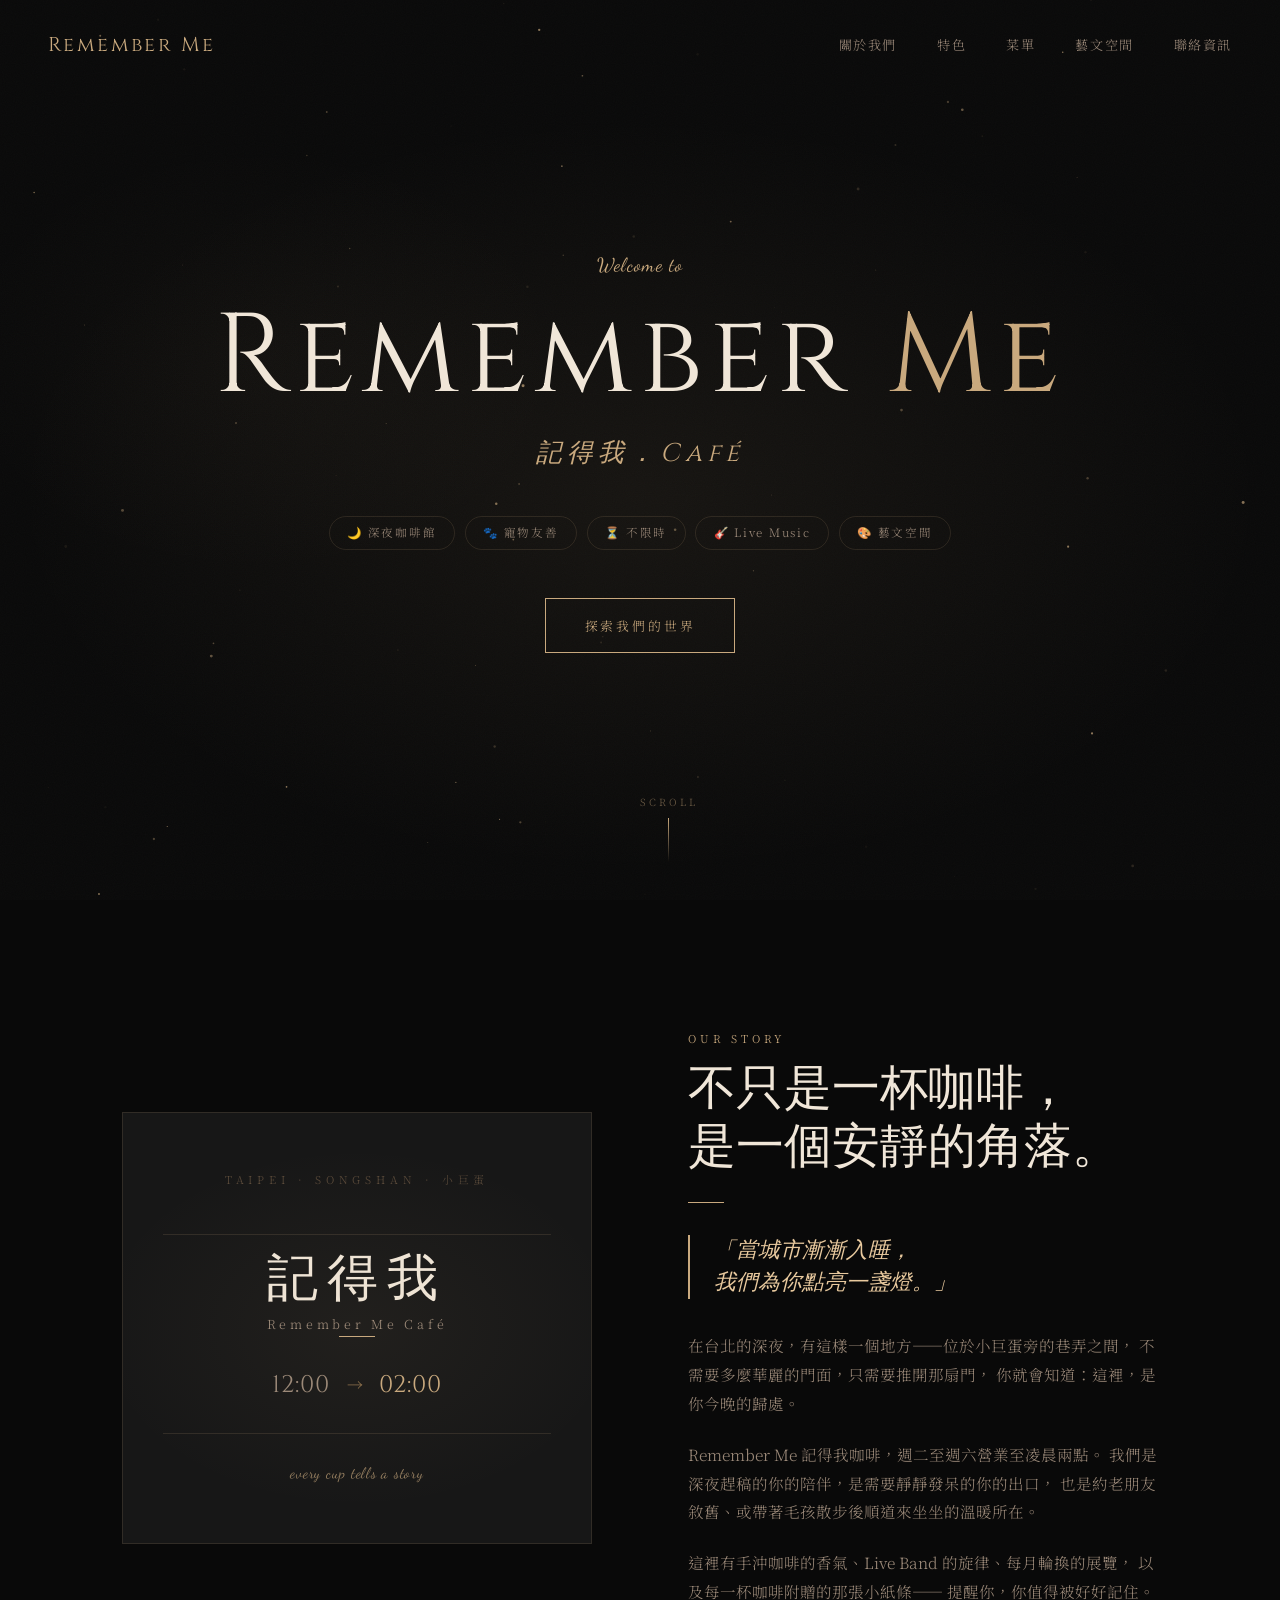
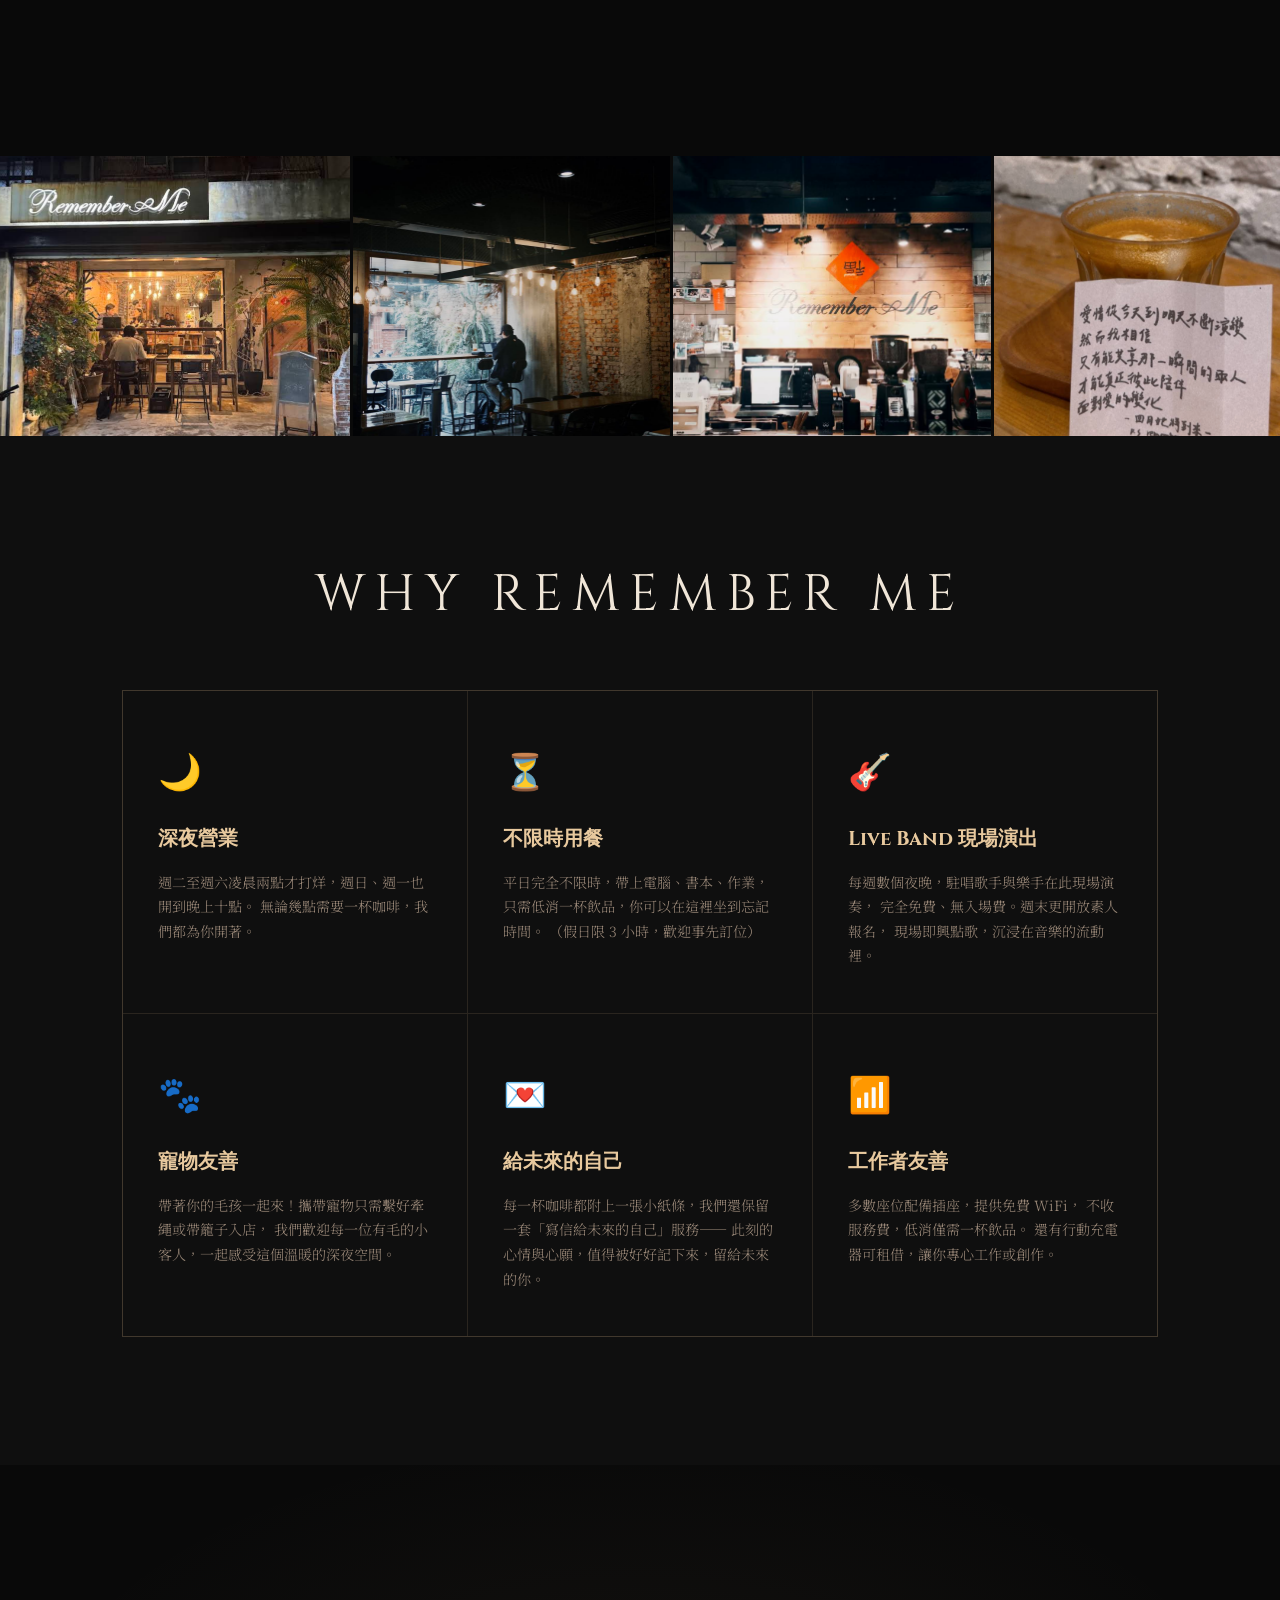
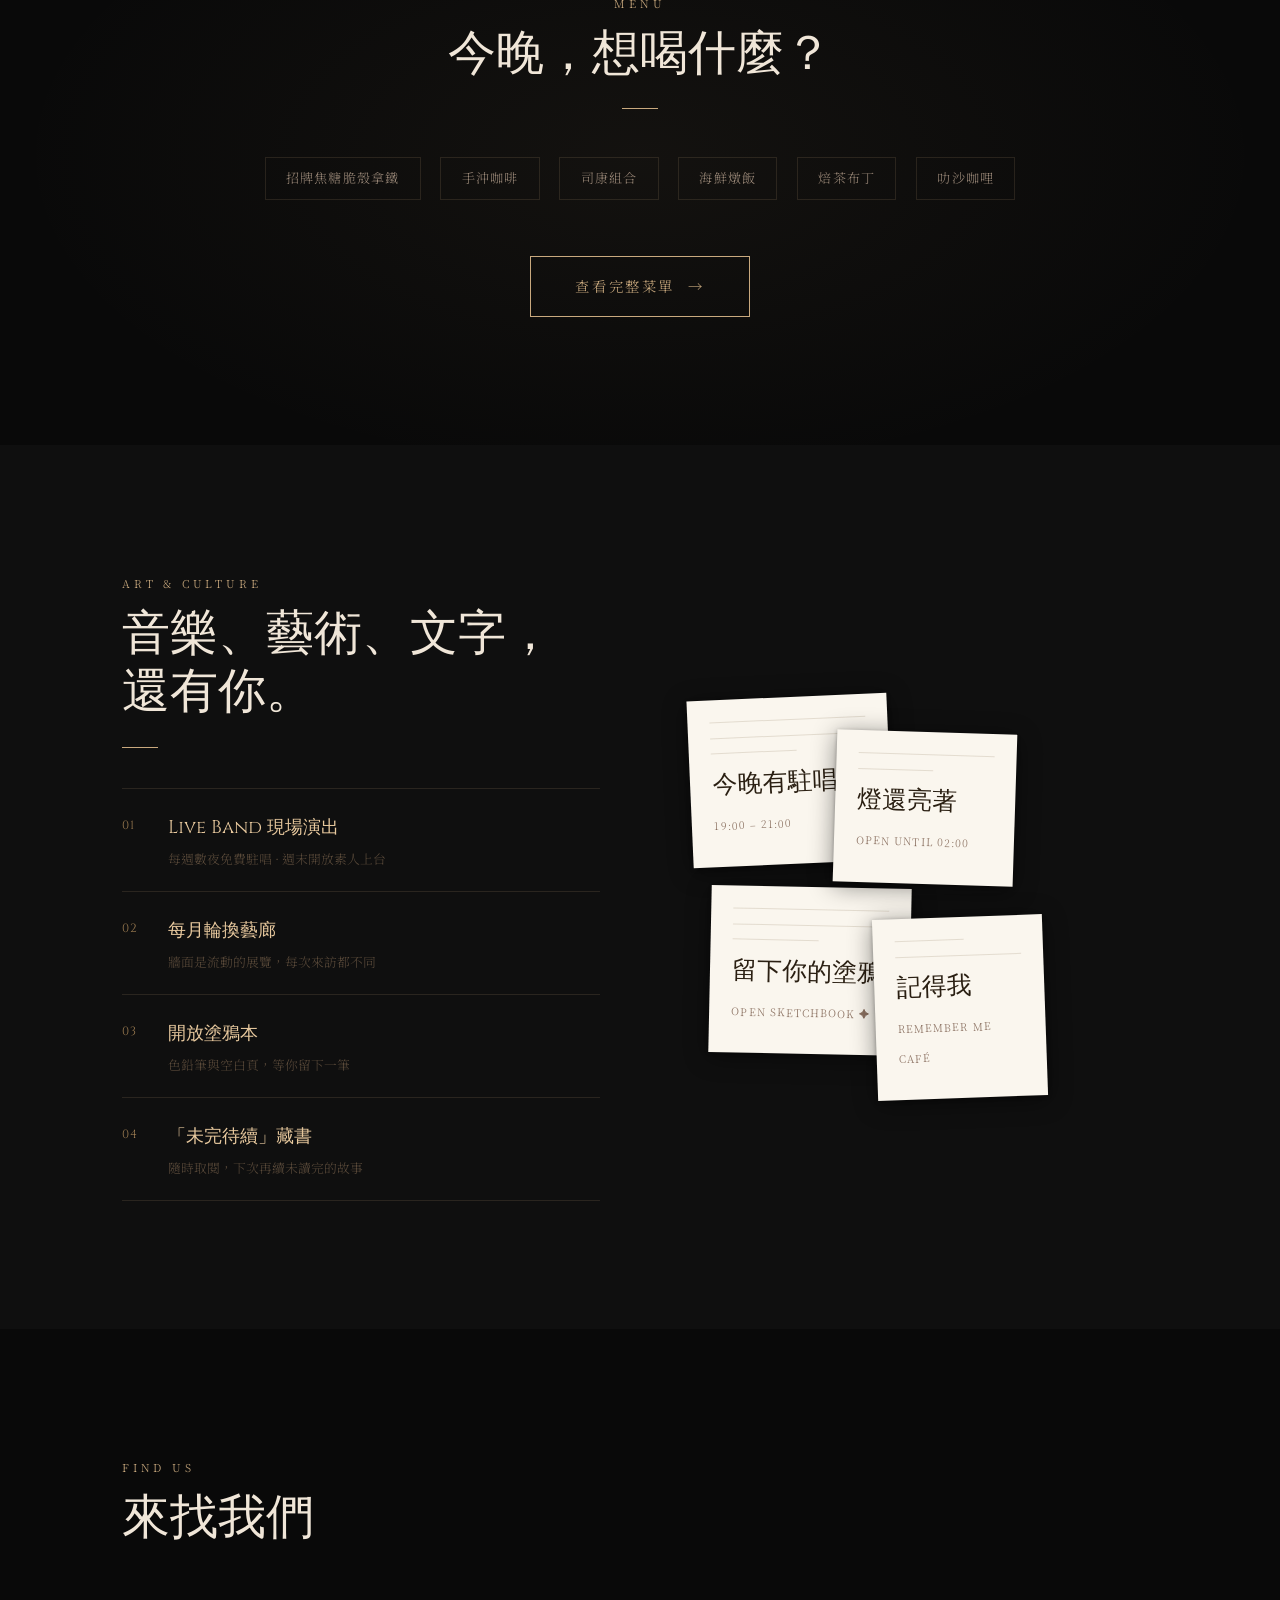
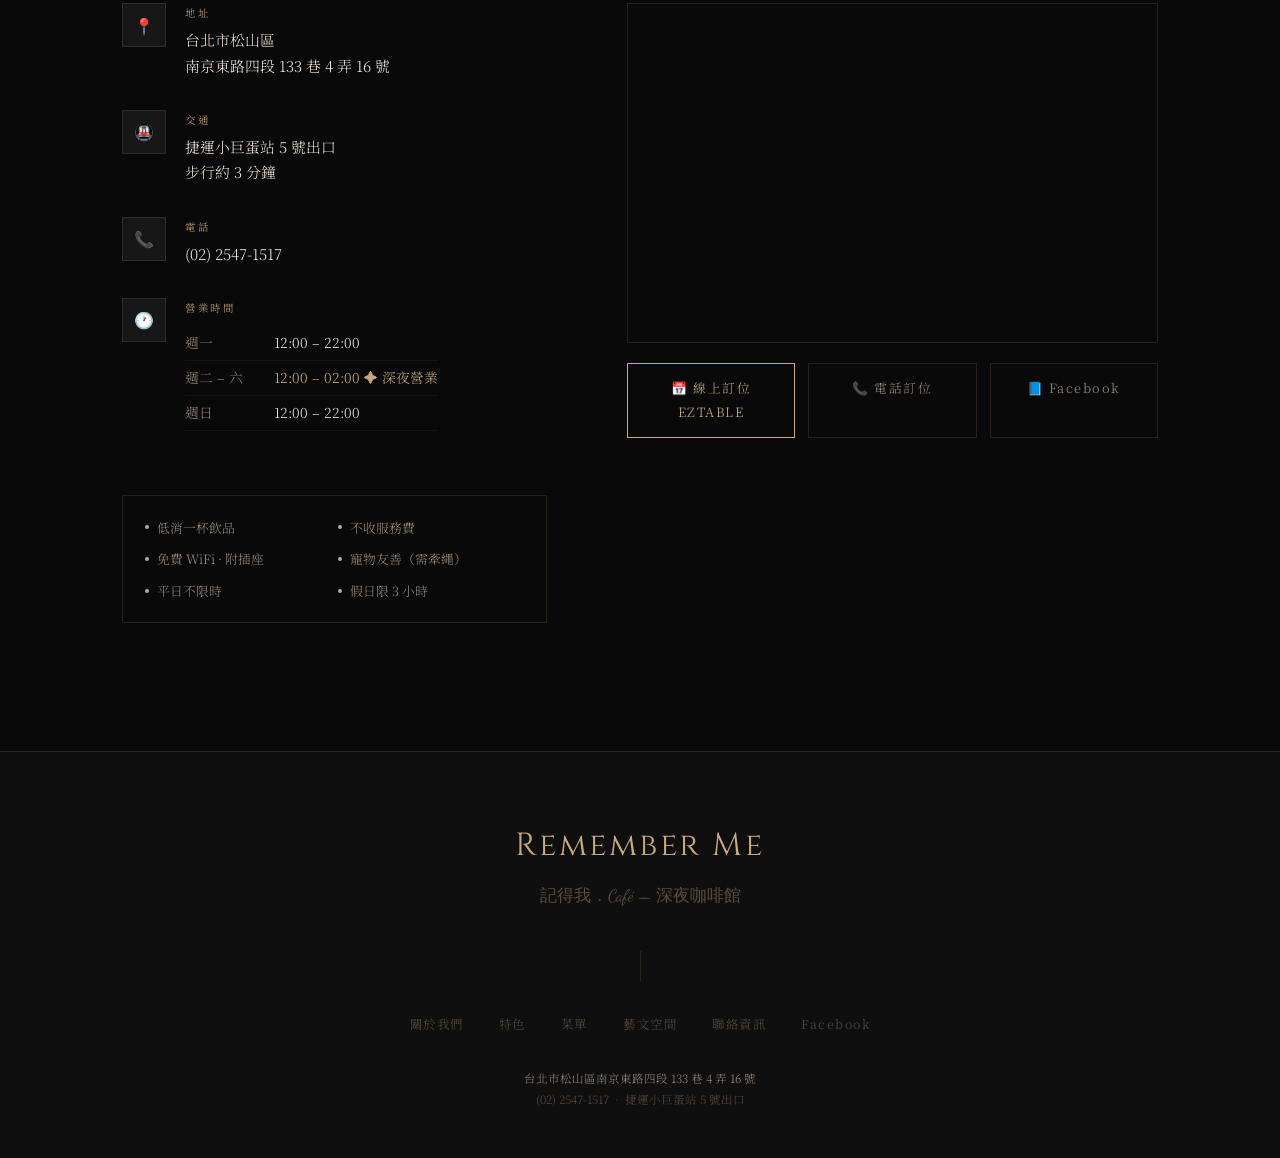
<file: index.html>
<!DOCTYPE html>
<html lang="zh-TW">
<head>
  <meta charset="UTF-8" />
  <meta name="viewport" content="width=device-width, initial-scale=1.0" />
  <meta name="description" content="Remember Me 記得我．Café — 台北深夜咖啡館，營業至凌晨兩點，寵物友善、不限時、現場駐唱。捷運小巨蛋站旁。" />
  <title>Remember Me 記得我．Café｜深夜咖啡館 · 台北松山</title>
  <link rel="stylesheet" href="style.css" />
</head>
<body>

<!-- ============================================================
     NAVIGATION
     ============================================================ -->
<nav id="navbar">
  <a href="#hero" class="nav-logo">Remember Me</a>

  <ul class="nav-links">
    <li><a href="#about">關於我們</a></li>
    <li><a href="#features">特色</a></li>
    <li><a href="#menu">菜單</a></li>
    <li><a href="#space">藝文空間</a></li>
    <li><a href="#contact">聯絡資訊</a></li>
  </ul>

  <button class="hamburger" id="hamburger" aria-label="開啟選單">
    <span></span><span></span><span></span>
  </button>
</nav>

<!-- Mobile menu -->
<div class="mobile-menu" id="mobile-menu">
  <a href="#about">關於我們</a>
  <a href="#features">特色</a>
  <a href="#menu">菜單</a>
  <a href="#space">藝文空間</a>
  <a href="#contact">聯絡資訊</a>
</div>


<!-- ============================================================
     HERO
     ============================================================ -->
<section id="hero">
  <div class="hero-bg"></div>
  <div class="hero-noise"></div>
  <canvas id="stars-canvas"></canvas>

  <div class="hero-content">
    <p class="hero-eyebrow">Welcome to</p>
    <h1 class="hero-title">Remember <span>Me</span></h1>
    <p class="hero-subtitle">記得我．Café</p>

    <div class="hero-tags">
      <span class="hero-tag">🌙 深夜咖啡館</span>
      <span class="hero-tag">🐾 寵物友善</span>
      <span class="hero-tag">⏳ 不限時</span>
      <span class="hero-tag">🎸 Live Music</span>
      <span class="hero-tag">🎨 藝文空間</span>
    </div>

    <a href="#about" class="hero-cta">探索我們的世界</a>
  </div>

  <div class="scroll-hint">
    <span>SCROLL</span>
    <div class="scroll-hint-line"></div>
  </div>
</section>


<!-- ============================================================
     ABOUT
     ============================================================ -->
<section id="about">
  <div class="container">
    <div class="about-grid">

      <!-- Typographic panel -->
      <div class="about-typo fade-up">
        <div class="at-city">Taipei · Songshan · 小巨蛋</div>
        <div class="at-rule"></div>
        <div class="at-name">記得我</div>
        <div class="at-sub-zh">Remember Me Café</div>
        <div class="at-rule-gold"></div>
        <div class="at-hours">
          <span class="at-time">12:00</span>
          <span class="at-arrow">→</span>
          <span class="at-time gold">02:00</span>
        </div>
        <div class="at-rule"></div>
        <p class="at-tagline script">every cup tells a story</p>
      </div>

      <!-- Text -->
      <div class="about-body fade-up">
        <span class="label">Our Story</span>
        <h2 class="section-title">不只是一杯咖啡，<br>是一個安靜的角落。</h2>
        <div class="divider"></div>

        <blockquote class="pull-quote">
          「當城市漸漸入睡，<br>我們為你點亮一盞燈。」
        </blockquote>

        <p>
          在台北的深夜，有這樣一個地方——位於小巨蛋旁的巷弄之間，
          不需要多麼華麗的門面，只需要推開那扇門，
          你就會知道：這裡，是你今晚的歸處。
        </p>
        <p>
          Remember Me 記得我咖啡，週二至週六營業至凌晨兩點。
          我們是深夜趕稿的你的陪伴，是需要靜靜發呆的你的出口，
          也是約老朋友敘舊、或帶著毛孩散步後順道來坐坐的溫暖所在。
        </p>
        <p>
          這裡有手沖咖啡的香氣、Live Band 的旋律、每月輪換的展覽，
          以及每一杯咖啡附贈的那張小紙條——
          提醒你，你值得被好好記住。
        </p>
      </div>

    </div>
  </div>
</section>


<!-- ============================================================
     GALLERY STRIP
     ============================================================ -->
<section style="padding: 0; overflow: hidden;">
  <div class="gallery-strip">
    <div class="gallery-img" style="background-image: url('Photos/new/atm-exterior.png'); background-position: center center;"></div>
    <div class="gallery-img" style="background-image: url('Photos/new/atm-interior-moody.png'); background-position: center center;"></div>
    <div class="gallery-img" style="background-image: url('Photos/new/atm-counter.png'); background-position: center 40%;"></div>
    <div class="gallery-img" style="background-image: url('Photos/new/atm-coffee-note.png'); background-position: center center;"></div>
  </div>
</section>


<!-- ============================================================
     FEATURES
     ============================================================ -->
<section id="features">
  <div class="container">
    <div class="features-header fade-up">
      <h2 class="section-title" style="font-size: clamp(2rem, 5vw, 3.2rem); letter-spacing: 0.18em; text-transform: uppercase;">Why Remember Me</h2>
    </div>

    <div class="features-grid">

      <div class="feature-card fade-up">
        <span class="feature-icon">🌙</span>
        <h3 class="feature-title">深夜營業</h3>
        <p class="feature-desc">
          週二至週六凌晨兩點才打烊，週日、週一也開到晚上十點。
          無論幾點需要一杯咖啡，我們都為你開著。
        </p>
      </div>

      <div class="feature-card fade-up">
        <span class="feature-icon">⏳</span>
        <h3 class="feature-title">不限時用餐</h3>
        <p class="feature-desc">
          平日完全不限時，帶上電腦、書本、作業，
          只需低消一杯飲品，你可以在這裡坐到忘記時間。
          （假日限 3 小時，歡迎事先訂位）
        </p>
      </div>

      <div class="feature-card fade-up">
        <span class="feature-icon">🎸</span>
        <h3 class="feature-title">Live Band 現場演出</h3>
        <p class="feature-desc">
          每週數個夜晚，駐唱歌手與樂手在此現場演奏，
          完全免費、無入場費。週末更開放素人報名，
          現場即興點歌，沉浸在音樂的流動裡。
        </p>
      </div>

      <div class="feature-card fade-up">
        <span class="feature-icon">🐾</span>
        <h3 class="feature-title">寵物友善</h3>
        <p class="feature-desc">
          帶著你的毛孩一起來！攜帶寵物只需繫好牽繩或帶籠子入店，
          我們歡迎每一位有毛的小客人，一起感受這個溫暖的深夜空間。
        </p>
      </div>

      <div class="feature-card fade-up">
        <span class="feature-icon">💌</span>
        <h3 class="feature-title">給未來的自己</h3>
        <p class="feature-desc">
          每一杯咖啡都附上一張小紙條，我們還保留一套「寫信給未來的自己」服務——
          此刻的心情與心願，值得被好好記下來，留給未來的你。
        </p>
      </div>

      <div class="feature-card fade-up">
        <span class="feature-icon">📶</span>
        <h3 class="feature-title">工作者友善</h3>
        <p class="feature-desc">
          多數座位配備插座，提供免費 WiFi，
          不收服務費，低消僅需一杯飲品。
          還有行動充電器可租借，讓你專心工作或創作。
        </p>
      </div>

    </div>
  </div>
</section>


<!-- ============================================================
     MENU CTA
     ============================================================ -->
<section id="menu" class="" style="padding:0;">
  <section id="menu-cta">
    <div class="container menu-cta-inner fade-up">
      <span class="label">Menu</span>
      <h2 class="section-title">今晚，想喝什麼？</h2>
      <div class="divider" style="margin: 1.5rem auto;"></div>
      <div class="menu-preview-grid">
        <span class="preview-chip">招牌焦糖脆殼拿鐵</span>
        <span class="preview-chip">手沖咖啡</span>
        <span class="preview-chip">司康組合</span>
        <span class="preview-chip">海鮮燉飯</span>
        <span class="preview-chip">焙茶布丁</span>
        <span class="preview-chip">叻沙咖哩</span>
      </div>
      <a href="menu.html" class="menu-cta-btn">查看完整菜單 &nbsp;→</a>
    </div>
  </section>
</section>


<!-- ============================================================
     ART SPACE
     ============================================================ -->
<section id="space">
  <div class="container">
    <div class="space-grid">

      <!-- Text side -->
      <div class="fade-up">
        <span class="label">Art &amp; Culture</span>
        <h2 class="section-title">音樂、藝術、文字，<br>還有你。</h2>
        <div class="divider"></div>

        <div class="space-pillars">

          <div class="pillar">
            <span class="pillar-num">01</span>
            <div class="pillar-body">
              <div class="pillar-title">Live Band 現場演出</div>
              <p class="pillar-sub">每週數夜免費駐唱 · 週末開放素人上台</p>
            </div>
          </div>

          <div class="pillar">
            <span class="pillar-num">02</span>
            <div class="pillar-body">
              <div class="pillar-title">每月輪換藝廊</div>
              <p class="pillar-sub">牆面是流動的展覽，每次來訪都不同</p>
            </div>
          </div>

          <div class="pillar">
            <span class="pillar-num">03</span>
            <div class="pillar-body">
              <div class="pillar-title">開放塗鴉本</div>
              <p class="pillar-sub">色鉛筆與空白頁，等你留下一筆</p>
            </div>
          </div>

          <div class="pillar">
            <span class="pillar-num">04</span>
            <div class="pillar-body">
              <div class="pillar-title">「未完待續」藏書</div>
              <p class="pillar-sub">隨時取閱，下次再續未讀完的故事</p>
            </div>
          </div>

        </div>
      </div>

      <!-- Notes visual -->
      <div class="space-notes fade-up">
        <div class="note note-1">
          <div class="note-line"></div>
          <div class="note-line"></div>
          <div class="note-line short"></div>
          <p class="note-text script">今晚有駐唱</p>
          <span class="note-time">19:00 – 21:00</span>
        </div>
        <div class="note note-2">
          <div class="note-line"></div>
          <div class="note-line short"></div>
          <p class="note-text script">燈還亮著</p>
          <span class="note-time">open until 02:00</span>
        </div>
        <div class="note note-3">
          <div class="note-line"></div>
          <div class="note-line"></div>
          <div class="note-line short"></div>
          <p class="note-text script">留下你的塗鴉</p>
          <span class="note-time">open sketchbook ✦</span>
        </div>
        <div class="note note-4">
          <div class="note-line short"></div>
          <div class="note-line"></div>
          <p class="note-text script">記得我</p>
          <span class="note-time">Remember Me Café</span>
        </div>
      </div>

    </div>
  </div>
</section>


<!-- ============================================================
     CONTACT
     ============================================================ -->
<section id="contact">
  <div class="container">
    <div class="fade-up" style="margin-bottom: 3.5rem;">
      <span class="label">Find Us</span>
      <h2 class="section-title">來找我們</h2>
    </div>

    <div class="contact-grid">

      <!-- Info -->
      <div class="contact-items fade-up">

        <div class="contact-item">
          <div class="contact-icon">📍</div>
          <div>
            <div class="c-label">地址</div>
            <div class="c-value">
              台北市松山區<br>
              南京東路四段 133 巷 4 弄 16 號
            </div>
          </div>
        </div>

        <div class="contact-item">
          <div class="contact-icon">🚇</div>
          <div>
            <div class="c-label">交通</div>
            <div class="c-value">
              捷運小巨蛋站 5 號出口<br>
              步行約 3 分鐘
            </div>
          </div>
        </div>

        <div class="contact-item">
          <div class="contact-icon">📞</div>
          <div>
            <div class="c-label">電話</div>
            <div class="c-value">
              <a href="tel:0225471517">(02) 2547-1517</a>
            </div>
          </div>
        </div>

        <div class="contact-item">
          <div class="contact-icon">🕐</div>
          <div>
            <div class="c-label">營業時間</div>
            <div class="hours-list">
              <div class="hours-row">
                <span class="hours-day">週一</span>
                <span class="hours-time">12:00 – 22:00</span>
              </div>
              <div class="hours-row">
                <span class="hours-day">週二 – 六</span>
                <span class="hours-time highlight">12:00 – 02:00 ✦ 深夜營業</span>
              </div>
              <div class="hours-row">
                <span class="hours-day">週日</span>
                <span class="hours-time">12:00 – 22:00</span>
              </div>
            </div>
          </div>
        </div>

        <div class="rules-strip">
          <div class="rule-item"><span class="rule-dot"></span>低消一杯飲品</div>
          <div class="rule-item"><span class="rule-dot"></span>不收服務費</div>
          <div class="rule-item"><span class="rule-dot"></span>免費 WiFi · 附插座</div>
          <div class="rule-item"><span class="rule-dot"></span>寵物友善（需牽繩）</div>
          <div class="rule-item"><span class="rule-dot"></span>平日不限時</div>
          <div class="rule-item"><span class="rule-dot"></span>假日限 3 小時</div>
        </div>

      </div>

      <!-- Map + buttons -->
      <div class="fade-up">
        <div class="map-wrap">
          <iframe
            src="https://maps.google.com/maps?q=Remember+Me+Cafe+台北市松山區南京東路四段133巷4弄16號&output=embed&hl=zh-TW&z=16"
            allowfullscreen=""
            loading="lazy"
            referrerpolicy="no-referrer-when-downgrade"
            title="Remember Me Café 地圖位置">
          </iframe>
        </div>

        <div class="contact-actions">
          <a class="btn-fill"
             href="https://tw.eztable.com/restaurant/17408"
             target="_blank" rel="noopener">
            📅 線上訂位 EZTABLE
          </a>
          <a class="btn-outline" href="tel:0225471517">
            📞 電話訂位
          </a>
          <a class="btn-outline"
             href="https://www.facebook.com/remembermecafe/"
             target="_blank" rel="noopener">
            📘 Facebook
          </a>
        </div>
      </div>

    </div>
  </div>
</section>


<!-- ============================================================
     FOOTER
     ============================================================ -->
<footer>
  <div class="container">
    <div class="footer-logo">Remember Me</div>
    <p class="footer-tagline">記得我．Café — 深夜咖啡館</p>
    <div class="footer-divider"></div>
    <nav class="footer-nav">
      <a href="#about">關於我們</a>
      <a href="#features">特色</a>
      <a href="#menu">菜單</a>
      <a href="#space">藝文空間</a>
      <a href="#contact">聯絡資訊</a>
      <a href="https://www.facebook.com/remembermecafe/" target="_blank" rel="noopener">Facebook</a>
    </nav>
    <p class="footer-copy">
      <span>台北市松山區南京東路四段 133 巷 4 弄 16 號</span><br>
      (02) 2547-1517 &nbsp;·&nbsp; 捷運小巨蛋站 5 號出口
    </p>
  </div>
</footer>

<script src="script.js"></script>
</body>
</html>
</file>
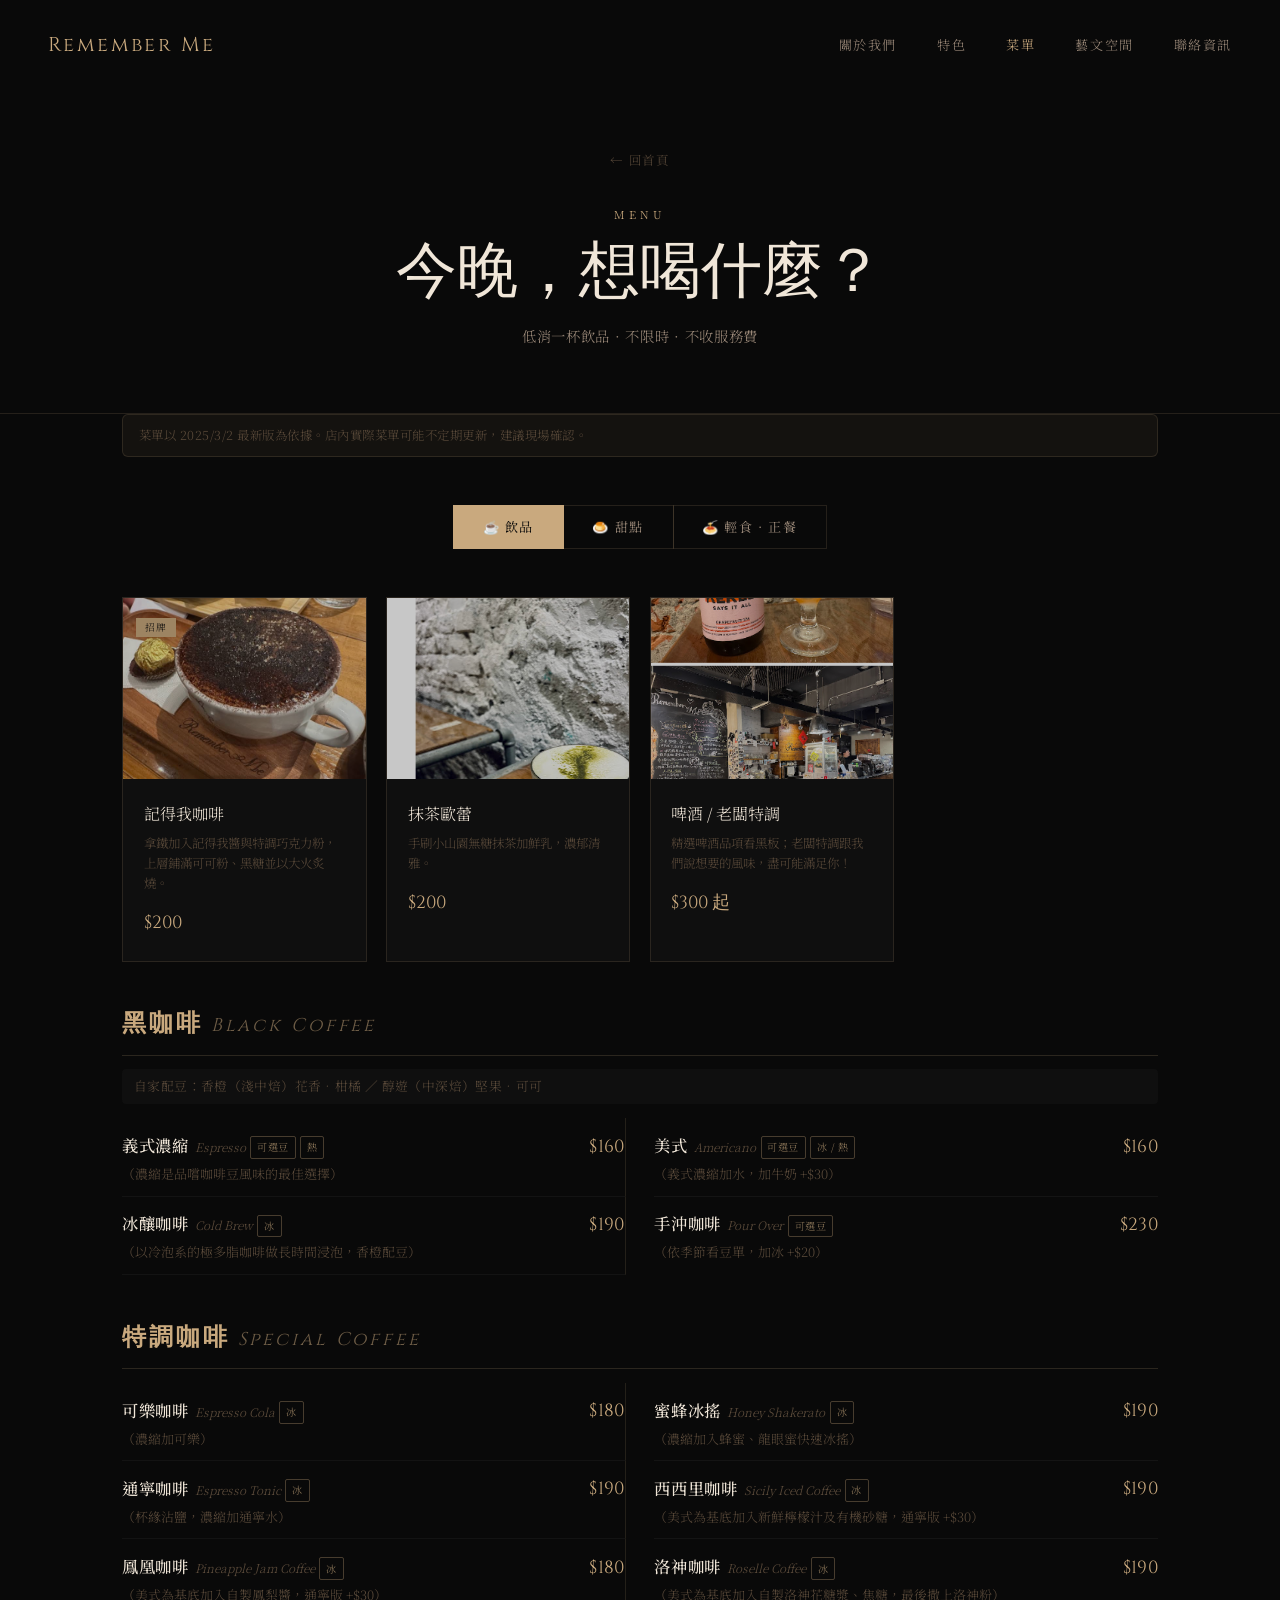
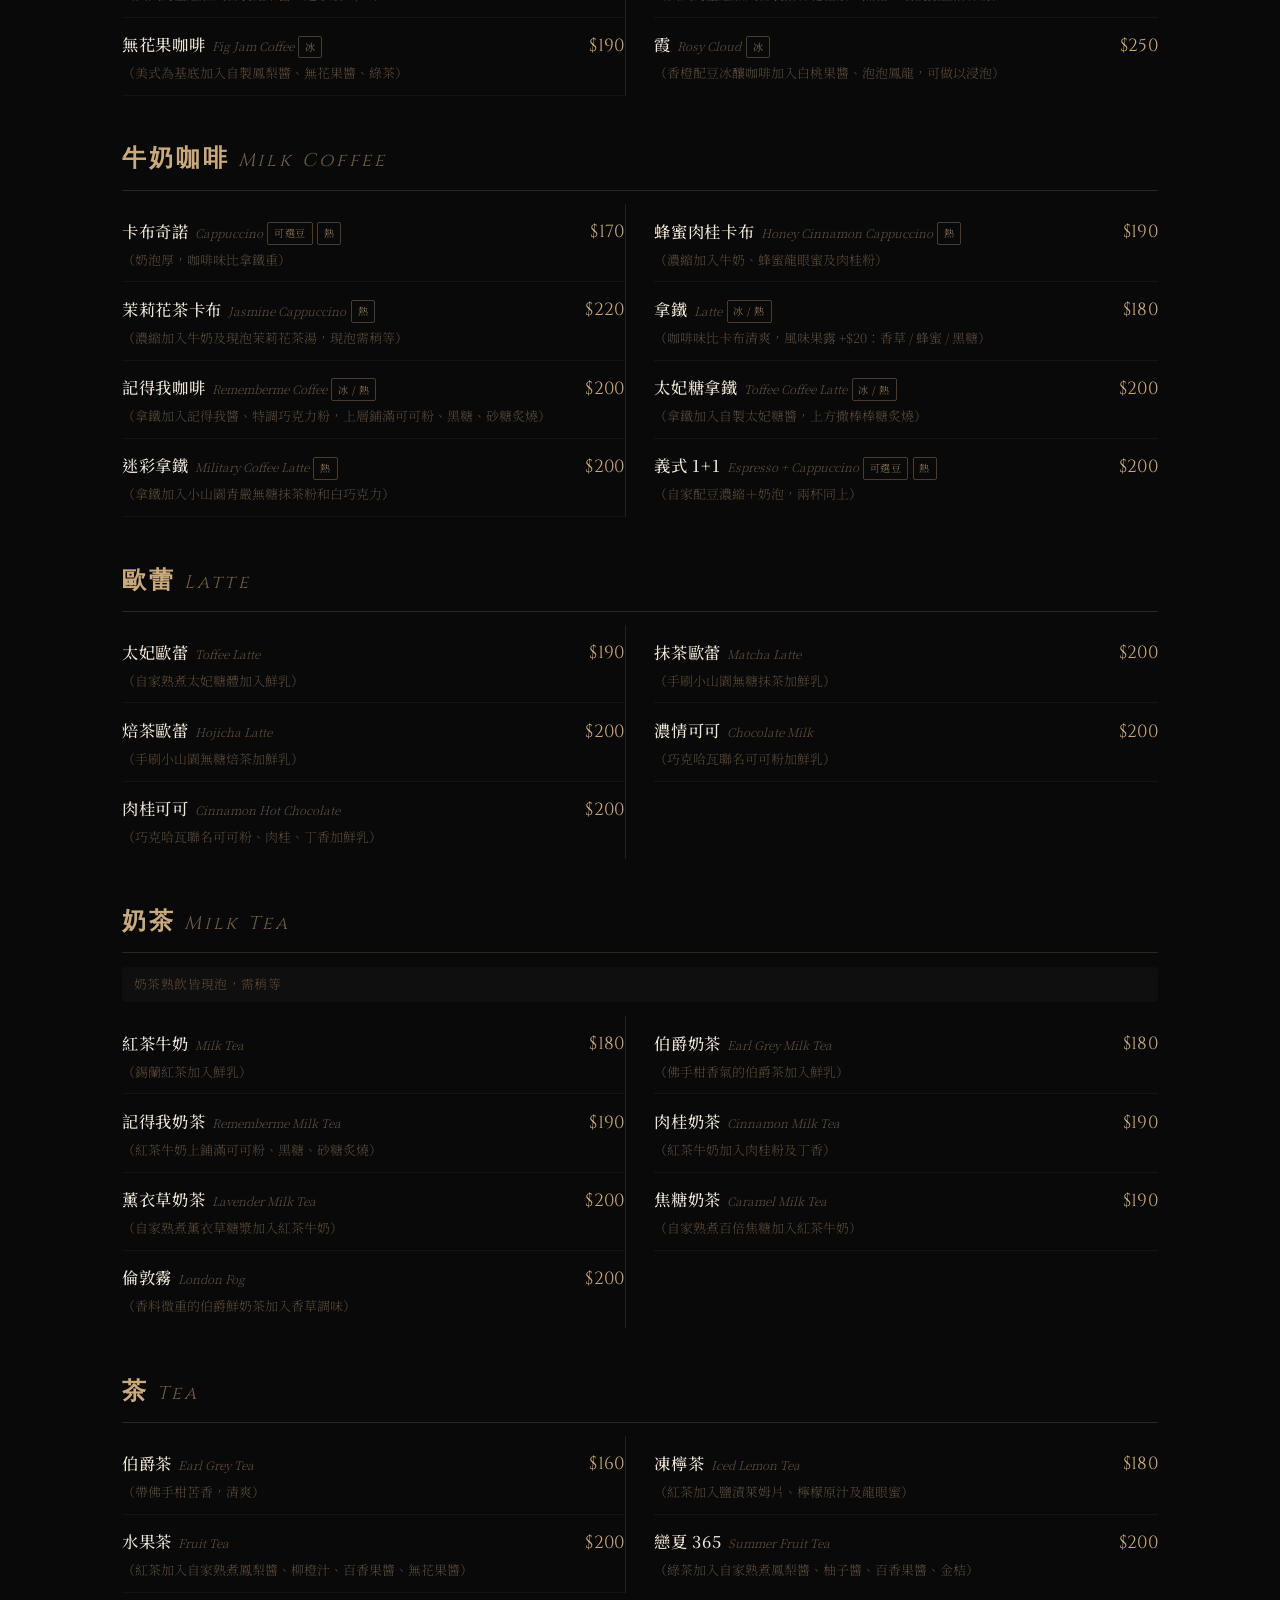
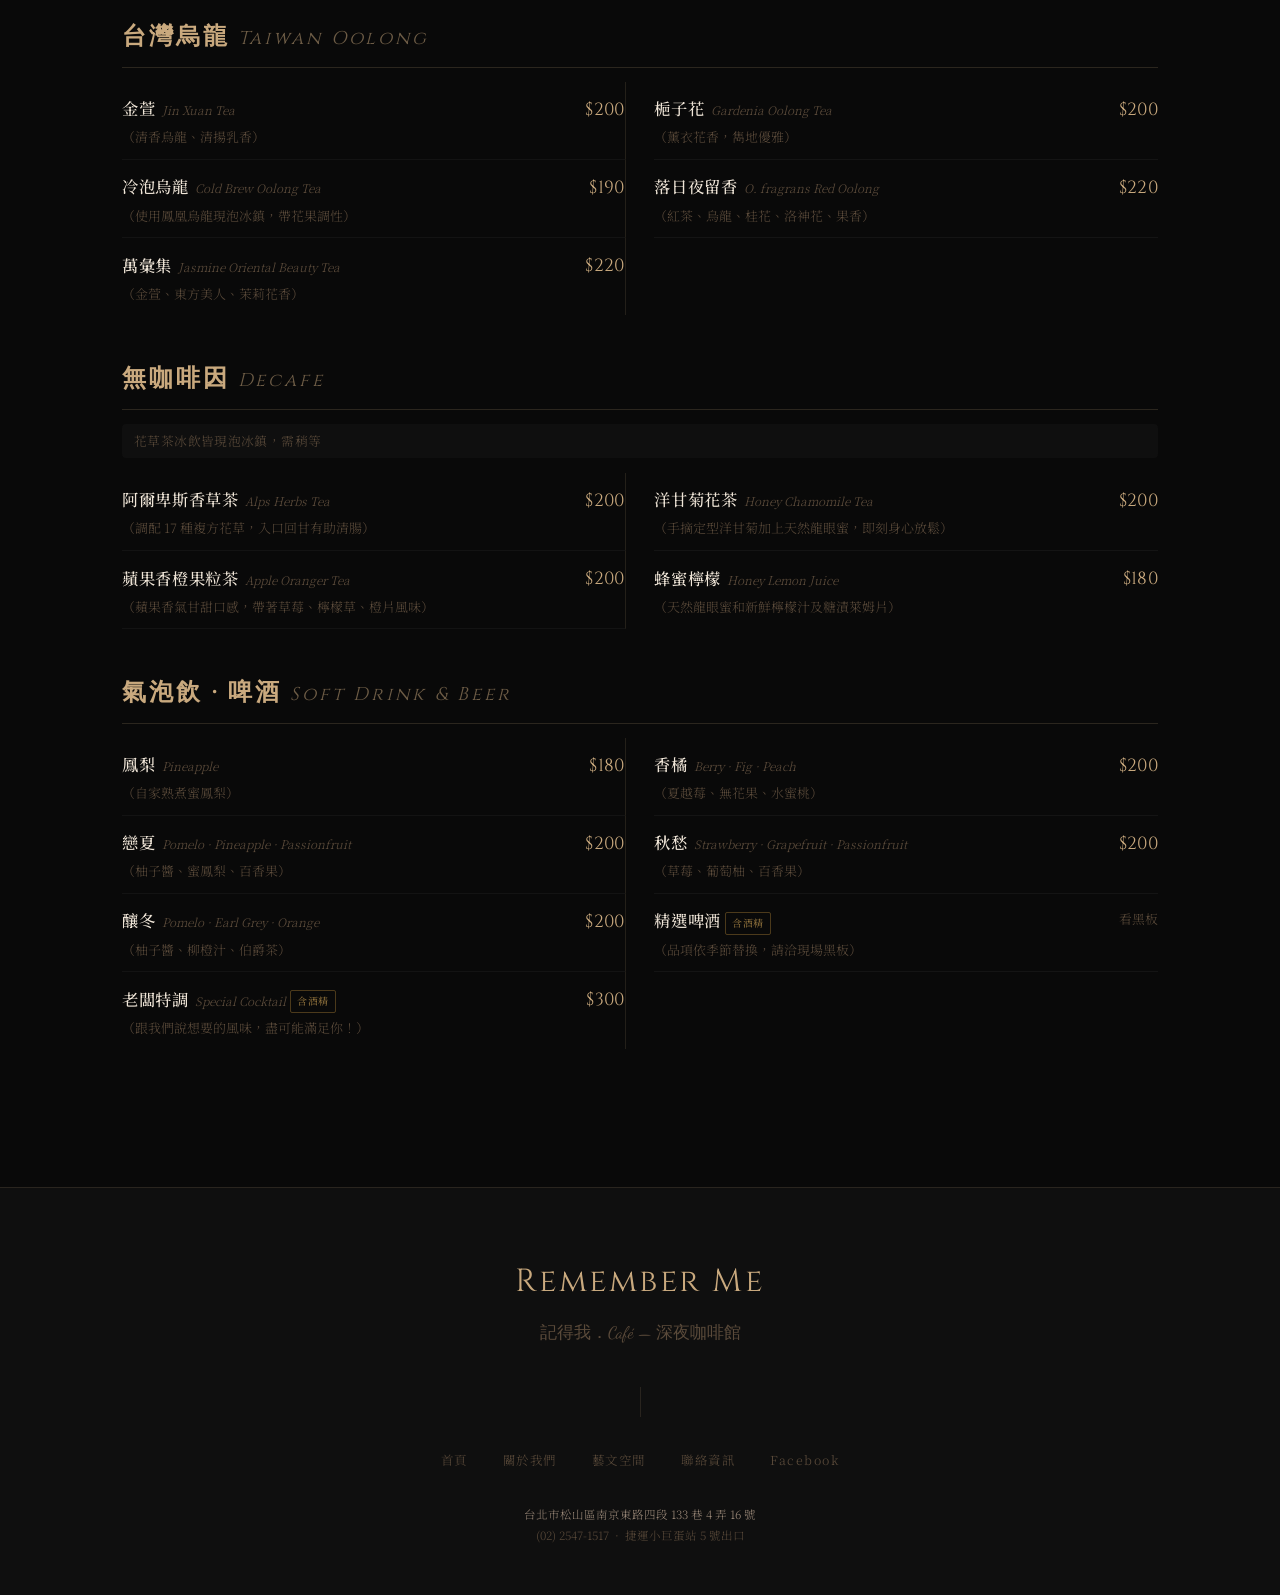
<file: menu.html>
<!DOCTYPE html>
<html lang="zh-TW">
<head>
  <meta charset="UTF-8" />
  <meta name="viewport" content="width=device-width, initial-scale=1.0" />
  <meta name="description" content="Remember Me 記得我．Café 完整菜單 — 招牌咖啡、手沖、甜點、輕食" />
  <title>菜單 — Remember Me 記得我．Café</title>
  <link rel="stylesheet" href="style.css" />
  <style>
    .back-link {
      display: inline-flex;
      align-items: center;
      gap: 0.5rem;
      font-size: 0.78rem;
      letter-spacing: 0.14em;
      color: var(--text-muted);
      text-decoration: none;
      transition: color 0.3s;
      margin-bottom: 2rem;
    }
    .back-link:hover { color: var(--gold); }

    .menu-panel-full { display: none; }
    .menu-panel-full.active { display: block; }

    .version-bar {
      font-size: 0.78rem;
      color: var(--text-muted);
      background: rgba(201,169,126,0.06);
      border: 1px solid rgba(201,169,126,0.14);
      border-radius: 6px;
      padding: 0.65rem 1rem;
      margin-bottom: 2rem;
      letter-spacing: 0.04em;
      line-height: 1.6;
    }

    .board-note {
      border-left: 3px solid var(--gold);
      background: rgba(201,169,126,0.05);
      padding: 0.85rem 1.2rem;
      border-radius: 0 6px 6px 0;
      margin-bottom: 2rem;
    }
    .board-note p { font-size: 0.85rem; color: var(--text-dim); line-height: 1.7; margin: 0; }
    .board-note strong { color: var(--gold); }

    .featured-row {
      display: grid;
      grid-template-columns: repeat(auto-fill, minmax(210px, 1fr));
      gap: 1.2rem;
      margin-bottom: 2.5rem;
    }

    .menu-section { margin-bottom: 2.6rem; }

    .menu-sub-title {
      font-family: 'Cinzel', serif;
      font-size: clamp(1.15rem, 2.6vw, 1.5rem);
      color: var(--gold);
      letter-spacing: 0.12em;
      margin-bottom: 0.85rem;
      margin-top: 0;
      padding-bottom: 0.48rem;
      border-bottom: 1px solid rgba(201,169,126,0.18);
      display: flex;
      align-items: baseline;
      gap: 0.5rem;
      flex-wrap: wrap;
    }
    .menu-sub-title .en {
      font-size: 0.77em;
      opacity: 0.52;
      font-style: italic;
      font-weight: 400;
    }
    .menu-sub-title .tnote {
      font-family: 'Noto Serif TC', serif;
      font-size: 0.62em;
      opacity: 0.46;
      font-style: normal;
      font-weight: 400;
      margin-left: auto;
    }

    .ctx-note {
      font-size: 0.8rem;
      color: var(--text-muted);
      background: rgba(255,255,255,0.025);
      border-radius: 4px;
      padding: 0.45rem 0.75rem;
      margin-bottom: 0.9rem;
      line-height: 1.6;
      letter-spacing: 0.03em;
    }

    /* ── Item rows ── */
    .menu-item {
      display: flex;
      align-items: flex-start;
      gap: 0.75rem;
      padding: 0.72rem 0;
      border-bottom: 1px solid rgba(255,255,255,0.042);
    }
    .menu-item:last-child { border-bottom: none; }

    .item-info { flex: 1; min-width: 0; }

    .item-name {
      font-size: 1.02rem;
      font-weight: 500;
      color: var(--text);
      letter-spacing: 0.04em;
    }
    .item-en {
      font-size: 0.74rem;
      color: var(--text-muted);
      font-style: italic;
      margin-left: 0.4rem;
    }
    .item-sub {
      font-size: 0.81rem;
      color: var(--text-muted);
      margin-top: 0.22rem;
      line-height: 1.55;
    }

    .item-price {
      font-family: 'Cinzel', serif;
      font-size: 1.1rem;
      color: var(--gold);
      white-space: nowrap;
      flex-shrink: 0;
      letter-spacing: 0.02em;
      padding-top: 0.04rem;
    }
    .item-price-soft {
      font-size: 0.8rem;
      color: var(--text-muted);
      white-space: nowrap;
      flex-shrink: 0;
      padding-top: 0.1rem;
    }

    /* ── Tags — inline next to item name ── */
    .itag {
      display: inline-block;
      font-size: 0.63rem;
      padding: 0.07rem 0.36rem;
      border-radius: 2px;
      letter-spacing: 0.05em;
      vertical-align: middle;
      margin-left: 0.28rem;
    }
    .itag-gold  { border: 1px solid rgba(201,169,126,0.32); color: rgba(201,169,126,0.72); }
    .itag-green { border: 1px solid rgba(110,180,70,0.35);  color: rgba(130,200,90,0.8); }
    .itag-warn  { border: 1px solid rgba(200,150,60,0.35);  color: rgba(210,165,85,0.8); }
    .itag-red   { border: 1px solid rgba(200,80,60,0.35);   color: rgba(220,110,90,0.8); }

    /* ── 2-column grid (desktop only) ── */
    .col2 {
      display: grid;
      grid-template-columns: 1fr 1fr;
      column-gap: 1.8rem;
    }
    @media (max-width: 640px) { .col2 { grid-template-columns: 1fr; } }
  </style>
</head>
<body>

<!-- ── Nav ── -->
<nav id="navbar" class="scrolled">
  <a href="index.html" class="nav-logo">Remember Me</a>
  <ul class="nav-links">
    <li><a href="index.html#about">關於我們</a></li>
    <li><a href="index.html#features">特色</a></li>
    <li><a href="menu.html" style="color:var(--gold)">菜單</a></li>
    <li><a href="index.html#space">藝文空間</a></li>
    <li><a href="index.html#contact">聯絡資訊</a></li>
  </ul>
  <button class="hamburger" id="hamburger" aria-label="開啟選單">
    <span></span><span></span><span></span>
  </button>
</nav>
<div class="mobile-menu" id="mobile-menu">
  <a href="index.html#about">關於我們</a>
  <a href="index.html#features">特色</a>
  <a href="menu.html">菜單</a>
  <a href="index.html#space">藝文空間</a>
  <a href="index.html#contact">聯絡資訊</a>
</div>

<!-- ── Hero ── -->
<div class="menu-page-hero">
  <div class="container">
    <a href="index.html" class="back-link">← 回首頁</a>
    <span class="label">Menu</span>
    <h1 class="section-title" style="font-size: clamp(2.2rem,5vw,3.8rem);">今晚，想喝什麼？</h1>
    <p style="color:var(--text-dim); font-size:0.9rem; margin-top:0.8rem; letter-spacing:0.05em;">
      低消一杯飲品 · 不限時 · 不收服務費
    </p>
  </div>
</div>

<!-- ── Menu Content ── -->
<div class="menu-cards-section">
  <div class="container">

    <p class="version-bar">
      菜單以 2025/3/2 最新版為依據。店內實際菜單可能不定期更新，建議現場確認。
    </p>

    <div class="menu-filter-bar">
      <button class="filter-btn active" data-panel="drinks">☕ 飲品</button>
      <button class="filter-btn"        data-panel="desserts">🍮 甜點</button>
      <button class="filter-btn"        data-panel="meals">🍝 輕食 · 正餐</button>
    </div>


    <!-- ══════════════════════════════════════════
         DRINKS
         ══════════════════════════════════════════ -->
    <div class="menu-panel-full active" id="panel-drinks">

      <div class="featured-row">
        <div class="menu-card fade-up">
          <div class="card-photo has-photo"
               style="background-image: url('Photos/new/food-rememberme-drink.png');
                      background-size: cover; background-position: center center;">
            <div class="card-badge-wrap"><span class="card-badge">招牌</span></div>
          </div>
          <div class="card-body">
            <div class="card-name">記得我咖啡</div>
            <div class="card-desc">拿鐵加入記得我醬與特調巧克力粉，上層鋪滿可可粉、黑糖並以大火炙燒。</div>
            <div class="card-price">$200</div>
          </div>
        </div>
        <div class="menu-card fade-up">
          <div class="card-photo has-photo"
               style="background-image: url('Photos/cropped/food-matcha-latte.png');
                      background-size: cover; background-position: center bottom;">
          </div>
          <div class="card-body">
            <div class="card-name">抹茶歐蕾</div>
            <div class="card-desc">手刷小山園無糖抹茶加鮮乳，濃郁清雅。</div>
            <div class="card-price">$200</div>
          </div>
        </div>
        <div class="menu-card fade-up">
          <div class="card-photo has-photo"
               style="background-image: url('Photos/cropped/atm-beer.png');
                      background-size: cover; background-position: center top;">
          </div>
          <div class="card-body">
            <div class="card-name">啤酒 / 老闆特調</div>
            <div class="card-desc">精選啤酒品項看黑板；老闆特調跟我們說想要的風味，盡可能滿足你！</div>
            <div class="card-price">$300 起</div>
          </div>
        </div>
      </div>

      <!-- 黑咖啡 — 2欄 -->
      <div class="menu-section">
        <h3 class="menu-sub-title">黑咖啡 <span class="en">Black Coffee</span></h3>
        <p class="ctx-note">自家配豆：香橙（淺中焙）花香．柑橘 ／ 醇遊（中深焙）堅果．可可</p>
        <div class="col2 menu-items">
          <div class="menu-item">
            <div class="item-info">
              <span class="item-name">義式濃縮</span><span class="item-en">Espresso</span><span class="itag itag-gold">可選豆</span><span class="itag itag-gold">熱</span>
              <div class="item-sub">（濃縮是品嚐咖啡豆風味的最佳選擇）</div>
            </div>
            <span class="item-price">$160</span>
          </div>
          <div class="menu-item">
            <div class="item-info">
              <span class="item-name">美式</span><span class="item-en">Americano</span><span class="itag itag-gold">可選豆</span><span class="itag itag-gold">冰 / 熱</span>
              <div class="item-sub">（義式濃縮加水，加牛奶 +$30）</div>
            </div>
            <span class="item-price">$160</span>
          </div>
          <div class="menu-item">
            <div class="item-info">
              <span class="item-name">冰釀咖啡</span><span class="item-en">Cold Brew</span><span class="itag itag-gold">冰</span>
              <div class="item-sub">（以冷泡系的極多脂咖啡做長時間浸泡，香橙配豆）</div>
            </div>
            <span class="item-price">$190</span>
          </div>
          <div class="menu-item">
            <div class="item-info">
              <span class="item-name">手沖咖啡</span><span class="item-en">Pour Over</span><span class="itag itag-gold">可選豆</span>
              <div class="item-sub">（依季節看豆單，加冰 +$20）</div>
            </div>
            <span class="item-price">$230</span>
          </div>
        </div>
      </div>

      <!-- 特調咖啡 — 2欄 -->
      <div class="menu-section">
        <h3 class="menu-sub-title">特調咖啡 <span class="en">Special Coffee</span></h3>
        <div class="col2 menu-items">
          <div class="menu-item">
            <div class="item-info">
              <span class="item-name">可樂咖啡</span><span class="item-en">Espresso Cola</span><span class="itag itag-gold">冰</span>
              <div class="item-sub">（濃縮加可樂）</div>
            </div>
            <span class="item-price">$180</span>
          </div>
          <div class="menu-item">
            <div class="item-info">
              <span class="item-name">蜜蜂冰搖</span><span class="item-en">Honey Shakerato</span><span class="itag itag-gold">冰</span>
              <div class="item-sub">（濃縮加入蜂蜜、龍眼蜜快速冰搖）</div>
            </div>
            <span class="item-price">$190</span>
          </div>
          <div class="menu-item">
            <div class="item-info">
              <span class="item-name">通寧咖啡</span><span class="item-en">Espresso Tonic</span><span class="itag itag-gold">冰</span>
              <div class="item-sub">（杯緣沾鹽，濃縮加通寧水）</div>
            </div>
            <span class="item-price">$190</span>
          </div>
          <div class="menu-item">
            <div class="item-info">
              <span class="item-name">西西里咖啡</span><span class="item-en">Sicily Iced Coffee</span><span class="itag itag-gold">冰</span>
              <div class="item-sub">（美式為基底加入新鮮檸檬汁及有機砂糖，通寧版 +$30）</div>
            </div>
            <span class="item-price">$190</span>
          </div>
          <div class="menu-item">
            <div class="item-info">
              <span class="item-name">鳳凰咖啡</span><span class="item-en">Pineapple Jam Coffee</span><span class="itag itag-gold">冰</span>
              <div class="item-sub">（美式為基底加入自製鳳梨醬，通寧版 +$30）</div>
            </div>
            <span class="item-price">$180</span>
          </div>
          <div class="menu-item">
            <div class="item-info">
              <span class="item-name">洛神咖啡</span><span class="item-en">Roselle Coffee</span><span class="itag itag-gold">冰</span>
              <div class="item-sub">（美式為基底加入自製洛神花糖漿、焦糖，最後撒上洛神粉）</div>
            </div>
            <span class="item-price">$190</span>
          </div>
          <div class="menu-item">
            <div class="item-info">
              <span class="item-name">無花果咖啡</span><span class="item-en">Fig Jam Coffee</span><span class="itag itag-gold">冰</span>
              <div class="item-sub">（美式為基底加入自製鳳梨醬、無花果醬、綠茶）</div>
            </div>
            <span class="item-price">$190</span>
          </div>
          <div class="menu-item">
            <div class="item-info">
              <span class="item-name">霞</span><span class="item-en">Rosy Cloud</span><span class="itag itag-gold">冰</span>
              <div class="item-sub">（香橙配豆冰釀咖啡加入白桃果醬、泡泡鳳龍，可做以浸泡）</div>
            </div>
            <span class="item-price">$250</span>
          </div>
        </div>
      </div>

      <!-- 牛奶咖啡 — 2欄 -->
      <div class="menu-section">
        <h3 class="menu-sub-title">牛奶咖啡 <span class="en">Milk Coffee</span></h3>
        <div class="col2 menu-items">
          <div class="menu-item">
            <div class="item-info">
              <span class="item-name">卡布奇諾</span><span class="item-en">Cappuccino</span><span class="itag itag-gold">可選豆</span><span class="itag itag-gold">熱</span>
              <div class="item-sub">（奶泡厚，咖啡味比拿鐵重）</div>
            </div>
            <span class="item-price">$170</span>
          </div>
          <div class="menu-item">
            <div class="item-info">
              <span class="item-name">蜂蜜肉桂卡布</span><span class="item-en">Honey Cinnamon Cappuccino</span><span class="itag itag-gold">熱</span>
              <div class="item-sub">（濃縮加入牛奶、蜂蜜龍眼蜜及肉桂粉）</div>
            </div>
            <span class="item-price">$190</span>
          </div>
          <div class="menu-item">
            <div class="item-info">
              <span class="item-name">茉莉花茶卡布</span><span class="item-en">Jasmine Cappuccino</span><span class="itag itag-gold">熱</span>
              <div class="item-sub">（濃縮加入牛奶及現泡茉莉花茶湯，現泡需稍等）</div>
            </div>
            <span class="item-price">$220</span>
          </div>
          <div class="menu-item">
            <div class="item-info">
              <span class="item-name">拿鐵</span><span class="item-en">Latte</span><span class="itag itag-gold">冰 / 熱</span>
              <div class="item-sub">（咖啡味比卡布清爽，風味果露 +$20：香草 / 蜂蜜 / 黑糖）</div>
            </div>
            <span class="item-price">$180</span>
          </div>
          <div class="menu-item">
            <div class="item-info">
              <span class="item-name">記得我咖啡</span><span class="item-en">Rememberme Coffee</span><span class="itag itag-gold">冰 / 熱</span>
              <div class="item-sub">（拿鐵加入記得我醬、特調巧克力粉，上層鋪滿可可粉、黑糖、砂糖炙燒）</div>
            </div>
            <span class="item-price">$200</span>
          </div>
          <div class="menu-item">
            <div class="item-info">
              <span class="item-name">太妃糖拿鐵</span><span class="item-en">Toffee Coffee Latte</span><span class="itag itag-gold">冰 / 熱</span>
              <div class="item-sub">（拿鐵加入自製太妃糖醬，上方撒棒棒糖炙燒）</div>
            </div>
            <span class="item-price">$200</span>
          </div>
          <div class="menu-item">
            <div class="item-info">
              <span class="item-name">迷彩拿鐵</span><span class="item-en">Military Coffee Latte</span><span class="itag itag-gold">熱</span>
              <div class="item-sub">（拿鐵加入小山園青嚴無糖抹茶粉和白巧克力）</div>
            </div>
            <span class="item-price">$200</span>
          </div>
          <div class="menu-item">
            <div class="item-info">
              <span class="item-name">義式 1+1</span><span class="item-en">Espresso + Cappuccino</span><span class="itag itag-gold">可選豆</span><span class="itag itag-gold">熱</span>
              <div class="item-sub">（自家配豆濃縮＋奶泡，兩杯同上）</div>
            </div>
            <span class="item-price">$200</span>
          </div>
        </div>
      </div>

      <!-- 歐蕾 — 2欄 -->
      <div class="menu-section">
        <h3 class="menu-sub-title">歐蕾 <span class="en">Latte</span></h3>
        <div class="col2 menu-items">
          <div class="menu-item">
            <div class="item-info">
              <span class="item-name">太妃歐蕾</span><span class="item-en">Toffee Latte</span>
              <div class="item-sub">（自家熟煮太妃糖體加入鮮乳）</div>
            </div>
            <span class="item-price">$190</span>
          </div>
          <div class="menu-item">
            <div class="item-info">
              <span class="item-name">抹茶歐蕾</span><span class="item-en">Matcha Latte</span>
              <div class="item-sub">（手刷小山園無糖抹茶加鮮乳）</div>
            </div>
            <span class="item-price">$200</span>
          </div>
          <div class="menu-item">
            <div class="item-info">
              <span class="item-name">焙茶歐蕾</span><span class="item-en">Hojicha Latte</span>
              <div class="item-sub">（手刷小山園無糖焙茶加鮮乳）</div>
            </div>
            <span class="item-price">$200</span>
          </div>
          <div class="menu-item">
            <div class="item-info">
              <span class="item-name">濃情可可</span><span class="item-en">Chocolate Milk</span>
              <div class="item-sub">（巧克哈瓦聯名可可粉加鮮乳）</div>
            </div>
            <span class="item-price">$200</span>
          </div>
          <div class="menu-item">
            <div class="item-info">
              <span class="item-name">肉桂可可</span><span class="item-en">Cinnamon Hot Chocolate</span>
              <div class="item-sub">（巧克哈瓦聯名可可粉、肉桂、丁香加鮮乳）</div>
            </div>
            <span class="item-price">$200</span>
          </div>
        </div>
      </div>

      <!-- 奶茶 — 2欄 -->
      <div class="menu-section">
        <h3 class="menu-sub-title">奶茶 <span class="en">Milk Tea</span></h3>
        <p class="ctx-note">奶茶熟飲皆現泡，需稍等</p>
        <div class="col2 menu-items">
          <div class="menu-item">
            <div class="item-info">
              <span class="item-name">紅茶牛奶</span><span class="item-en">Milk Tea</span>
              <div class="item-sub">（錫蘭紅茶加入鮮乳）</div>
            </div>
            <span class="item-price">$180</span>
          </div>
          <div class="menu-item">
            <div class="item-info">
              <span class="item-name">伯爵奶茶</span><span class="item-en">Earl Grey Milk Tea</span>
              <div class="item-sub">（佛手柑香氣的伯爵茶加入鮮乳）</div>
            </div>
            <span class="item-price">$180</span>
          </div>
          <div class="menu-item">
            <div class="item-info">
              <span class="item-name">記得我奶茶</span><span class="item-en">Rememberme Milk Tea</span>
              <div class="item-sub">（紅茶牛奶上鋪滿可可粉、黑糖、砂糖炙燒）</div>
            </div>
            <span class="item-price">$190</span>
          </div>
          <div class="menu-item">
            <div class="item-info">
              <span class="item-name">肉桂奶茶</span><span class="item-en">Cinnamon Milk Tea</span>
              <div class="item-sub">（紅茶牛奶加入肉桂粉及丁香）</div>
            </div>
            <span class="item-price">$190</span>
          </div>
          <div class="menu-item">
            <div class="item-info">
              <span class="item-name">薰衣草奶茶</span><span class="item-en">Lavender Milk Tea</span>
              <div class="item-sub">（自家熟煮薰衣草糖漿加入紅茶牛奶）</div>
            </div>
            <span class="item-price">$200</span>
          </div>
          <div class="menu-item">
            <div class="item-info">
              <span class="item-name">焦糖奶茶</span><span class="item-en">Caramel Milk Tea</span>
              <div class="item-sub">（自家熟煮百倍焦糖加入紅茶牛奶）</div>
            </div>
            <span class="item-price">$190</span>
          </div>
          <div class="menu-item">
            <div class="item-info">
              <span class="item-name">倫敦霧</span><span class="item-en">London Fog</span>
              <div class="item-sub">（香料微重的伯爵鮮奶茶加入香草調味）</div>
            </div>
            <span class="item-price">$200</span>
          </div>
        </div>
      </div>

      <!-- 茶 — 2欄 -->
      <div class="menu-section">
        <h3 class="menu-sub-title">茶 <span class="en">Tea</span></h3>
        <div class="col2 menu-items">
          <div class="menu-item">
            <div class="item-info">
              <span class="item-name">伯爵茶</span><span class="item-en">Earl Grey Tea</span>
              <div class="item-sub">（帶佛手柑苦香，清爽）</div>
            </div>
            <span class="item-price">$160</span>
          </div>
          <div class="menu-item">
            <div class="item-info">
              <span class="item-name">凍檸茶</span><span class="item-en">Iced Lemon Tea</span>
              <div class="item-sub">（紅茶加入鹽漬萊姆片、檸檬原汁及龍眼蜜）</div>
            </div>
            <span class="item-price">$180</span>
          </div>
          <div class="menu-item">
            <div class="item-info">
              <span class="item-name">水果茶</span><span class="item-en">Fruit Tea</span>
              <div class="item-sub">（紅茶加入自家熟煮鳳梨醬、柳橙汁、百香果醬、無花果醬）</div>
            </div>
            <span class="item-price">$200</span>
          </div>
          <div class="menu-item">
            <div class="item-info">
              <span class="item-name">戀夏 365</span><span class="item-en">Summer Fruit Tea</span>
              <div class="item-sub">（綠茶加入自家熟煮鳳梨醬、柚子醬、百香果醬、金桔）</div>
            </div>
            <span class="item-price">$200</span>
          </div>
        </div>

        <h3 class="menu-sub-title" style="margin-top:1.4rem;">台灣烏龍 <span class="en">Taiwan Oolong</span></h3>
        <div class="col2 menu-items">
          <div class="menu-item">
            <div class="item-info">
              <span class="item-name">金萱</span><span class="item-en">Jin Xuan Tea</span>
              <div class="item-sub">（清香烏龍、清揚乳香）</div>
            </div>
            <span class="item-price">$200</span>
          </div>
          <div class="menu-item">
            <div class="item-info">
              <span class="item-name">梔子花</span><span class="item-en">Gardenia Oolong Tea</span>
              <div class="item-sub">（薰衣花香，雋地優雅）</div>
            </div>
            <span class="item-price">$200</span>
          </div>
          <div class="menu-item">
            <div class="item-info">
              <span class="item-name">冷泡烏龍</span><span class="item-en">Cold Brew Oolong Tea</span>
              <div class="item-sub">（使用鳳凰烏龍現泡冰鎮，帶花果調性）</div>
            </div>
            <span class="item-price">$190</span>
          </div>
          <div class="menu-item">
            <div class="item-info">
              <span class="item-name">落日夜留香</span><span class="item-en">O. fragrans Red Oolong</span>
              <div class="item-sub">（紅茶、烏龍、桂花、洛神花、果香）</div>
            </div>
            <span class="item-price">$220</span>
          </div>
          <div class="menu-item">
            <div class="item-info">
              <span class="item-name">萬彙集</span><span class="item-en">Jasmine Oriental Beauty Tea</span>
              <div class="item-sub">（金萱、東方美人、茉莉花香）</div>
            </div>
            <span class="item-price">$220</span>
          </div>
        </div>
      </div>

      <!-- 無咖啡因 — 2欄 -->
      <div class="menu-section">
        <h3 class="menu-sub-title">無咖啡因 <span class="en">Decafe</span></h3>
        <p class="ctx-note">花草茶冰飲皆現泡冰鎮，需稍等</p>
        <div class="col2 menu-items">
          <div class="menu-item">
            <div class="item-info">
              <span class="item-name">阿爾卑斯香草茶</span><span class="item-en">Alps Herbs Tea</span>
              <div class="item-sub">（調配 17 種複方花草，入口回甘有助清腸）</div>
            </div>
            <span class="item-price">$200</span>
          </div>
          <div class="menu-item">
            <div class="item-info">
              <span class="item-name">洋甘菊花茶</span><span class="item-en">Honey Chamomile Tea</span>
              <div class="item-sub">（手摘定型洋甘菊加上天然龍眼蜜，即刻身心放鬆）</div>
            </div>
            <span class="item-price">$200</span>
          </div>
          <div class="menu-item">
            <div class="item-info">
              <span class="item-name">蘋果香橙果粒茶</span><span class="item-en">Apple Oranger Tea</span>
              <div class="item-sub">（蘋果香氣甘甜口感，帶著草莓、檸檬草、橙片風味）</div>
            </div>
            <span class="item-price">$200</span>
          </div>
          <div class="menu-item">
            <div class="item-info">
              <span class="item-name">蜂蜜檸檬</span><span class="item-en">Honey Lemon Juice</span>
              <div class="item-sub">（天然龍眼蜜和新鮮檸檬汁及糖漬萊姆片）</div>
            </div>
            <span class="item-price">$180</span>
          </div>
        </div>
      </div>

      <!-- 氣泡飲 / 啤酒 — 2欄 -->
      <div class="menu-section">
        <h3 class="menu-sub-title">氣泡飲 · 啤酒 <span class="en">Soft Drink &amp; Beer</span></h3>
        <div class="col2 menu-items">
          <div class="menu-item">
            <div class="item-info">
              <span class="item-name">鳳梨</span><span class="item-en">Pineapple</span>
              <div class="item-sub">（自家熟煮蜜鳳梨）</div>
            </div>
            <span class="item-price">$180</span>
          </div>
          <div class="menu-item">
            <div class="item-info">
              <span class="item-name">香橘</span><span class="item-en">Berry · Fig · Peach</span>
              <div class="item-sub">（夏越莓、無花果、水蜜桃）</div>
            </div>
            <span class="item-price">$200</span>
          </div>
          <div class="menu-item">
            <div class="item-info">
              <span class="item-name">戀夏</span><span class="item-en">Pomelo · Pineapple · Passionfruit</span>
              <div class="item-sub">（柚子醬、蜜鳳梨、百香果）</div>
            </div>
            <span class="item-price">$200</span>
          </div>
          <div class="menu-item">
            <div class="item-info">
              <span class="item-name">秋愁</span><span class="item-en">Strawberry · Grapefruit · Passionfruit</span>
              <div class="item-sub">（草莓、葡萄柚、百香果）</div>
            </div>
            <span class="item-price">$200</span>
          </div>
          <div class="menu-item">
            <div class="item-info">
              <span class="item-name">釀冬</span><span class="item-en">Pomelo · Earl Grey · Orange</span>
              <div class="item-sub">（柚子醬、柳橙汁、伯爵茶）</div>
            </div>
            <span class="item-price">$200</span>
          </div>
          <div class="menu-item">
            <div class="item-info">
              <span class="item-name">精選啤酒</span><span class="itag itag-warn">含酒精</span>
              <div class="item-sub">（品項依季節替換，請洽現場黑板）</div>
            </div>
            <span class="item-price-soft">看黑板</span>
          </div>
          <div class="menu-item">
            <div class="item-info">
              <span class="item-name">老闆特調</span><span class="item-en">Special Cocktail</span><span class="itag itag-warn">含酒精</span>
              <div class="item-sub">（跟我們說想要的風味，盡可能滿足你！）</div>
            </div>
            <span class="item-price">$300</span>
          </div>
        </div>
      </div>

    </div><!-- /drinks -->


    <!-- ══════════════════════════════════════════
         DESSERTS
         ══════════════════════════════════════════ -->
    <div class="menu-panel-full" id="panel-desserts">

      <div class="featured-row">
        <div class="menu-card fade-up">
          <div class="card-photo has-photo"
               style="background-image: url('Photos/new/food-flan.png');
                      background-size: cover; background-position: center center;">
            <div class="card-badge-wrap"><span class="card-badge">推薦</span></div>
          </div>
          <div class="card-body">
            <div class="card-name">焦糖焙茶布丁</div>
            <div class="card-desc">以焙茶製作，焦糖頂層，口感滑嫩綿密。</div>
            <div class="card-price">$160</div>
          </div>
        </div>
        <div class="menu-card fade-up">
          <div class="card-photo has-photo"
               style="background-image: url('Photos/new/food-waffles.png');
                      background-size: cover; background-position: center center;">
          </div>
          <div class="card-body">
            <div class="card-name">特製鬆餅</div>
            <div class="card-desc">每日現做，五款口味，供應至 23:59，附冰淇淋。</div>
            <div class="card-price">$290 起</div>
          </div>
        </div>
        <div class="menu-card fade-up">
          <div class="card-photo has-photo"
               style="background-image: url('Photos/new/food-tiramisu.png');
                      background-size: cover; background-position: center center;">
          </div>
          <div class="card-body">
            <div class="card-name">提拉米蘇</div>
            <div class="card-desc">招牌提拉米蘇，慕斯質地細緻，含酒精。</div>
            <div class="card-price">$190</div>
          </div>
        </div>
      </div>

      <!-- 特製鬆餅 — 2欄 -->
      <div class="menu-section">
        <h3 class="menu-sub-title">特製鬆餅 <span class="en">Waffle</span> <span class="tnote">供應至 23:59 · 附冰淇淋</span></h3>
        <div class="col2 menu-items">
          <div class="menu-item">
            <div class="item-info">
              <span class="item-name">記得我鬆餅</span><span class="item-en">Rememberme Waffles</span>
              <div class="item-sub">（淋上特調巧克力醬，撒上巧克力薄片、核桃，附玉米脆片）</div>
            </div>
            <span class="item-price">$290</span>
          </div>
          <div class="menu-item">
            <div class="item-info">
              <span class="item-name">蜂蜜奶油鬆餅</span><span class="item-en">Honey Whipped Cream Waffles</span>
              <div class="item-sub">（淋上天然龍眼蜜及鮮奶油，附季節水果切片）</div>
            </div>
            <span class="item-price">$290</span>
          </div>
          <div class="menu-item">
            <div class="item-info">
              <span class="item-name">伯爵那提鬆餅</span><span class="item-en">Earl Grey Tea Latte Waffles</span>
              <div class="item-sub">（細火熬煮伯爵那提醬，撒上杏仁片）</div>
            </div>
            <span class="item-price">$290</span>
          </div>
          <div class="menu-item">
            <div class="item-info">
              <span class="item-name">提拉米蘇鬆餅</span><span class="item-en">Tiramisu Waffles</span>
              <div class="item-sub">（淋上招牌提拉米蘇慕斯，脆迪酥點綴）</div>
            </div>
            <span class="item-price">$290</span>
          </div>
          <div class="menu-item">
            <div class="item-info">
              <span class="item-name">凱薩炸雞起司鬆餅</span><span class="item-en">Caesar Fried Chicken Cheese Waffles</span>
              <div class="item-sub">（淋上特調起司醬，配上炸雞、凱薩醬）</div>
            </div>
            <span class="item-price">$330</span>
          </div>
        </div>
      </div>

      <!-- 手作小點 — 2欄 -->
      <div class="menu-section">
        <h3 class="menu-sub-title">手作小點 <span class="en">Handcrafted Sweets</span></h3>
        <div class="col2 menu-items">
          <div class="menu-item">
            <div class="item-info">
              <span class="item-name">焦糖焙茶布丁</span>
              <div class="item-sub">（以焙茶製作，頂層裹上焦糖，口感滑嫩綿密）</div>
            </div>
            <span class="item-price">$160</span>
          </div>
          <div class="menu-item">
            <div class="item-info">
              <span class="item-name">提拉米蘇</span><span class="itag itag-warn">含酒精</span>
              <div class="item-sub">（招牌提拉米蘇，慕斯質地細緻）</div>
            </div>
            <span class="item-price">$190</span>
          </div>
          <div class="menu-item">
            <div class="item-info">
              <span class="item-name">厚底重乳酪起司蛋糕</span>
              <div class="item-sub">（厚底塔皮搭配濃郁乳酪餡，口感扎實細密）</div>
            </div>
            <span class="item-price">$170</span>
          </div>
        </div>
      </div>

    </div><!-- /desserts -->


    <!-- ══════════════════════════════════════════
         MEALS
         ══════════════════════════════════════════ -->
    <div class="menu-panel-full" id="panel-meals">

      <div class="board-note">
        <p><strong>不定期小黑板特餐</strong><br>
        店內黑板不定期推出每日限定料理（如季節海鮮、主廚特製義麵等），歡迎現場詢問。以下為常規菜單，實際品項以店內為準。</p>
      </div>

      <div class="featured-row">
        <div class="menu-card fade-up">
          <div class="card-photo has-photo"
               style="background-image: url('Photos/new/food-platter.png');
                      background-size: cover; background-position: center center;">
            <div class="card-badge-wrap"><span class="card-badge">推薦</span></div>
          </div>
          <div class="card-body">
            <div class="card-name">乘四拼盤</div>
            <div class="card-desc">起司條、薯條、魚塊、雞塊，另可加雞翅 +$120。</div>
            <div class="card-price">$380</div>
          </div>
        </div>
        <div class="menu-card fade-up">
          <div class="card-photo has-photo"
               style="background-image: url('Photos/new/food-pasta-roe.png');
                      background-size: cover; background-position: center center;">
          </div>
          <div class="card-body">
            <div class="card-name">義大利麵</div>
            <div class="card-desc">三款口味每日供應至 20:59。</div>
            <div class="card-price">$290 起</div>
          </div>
        </div>
        <div class="menu-card fade-up">
          <div class="card-photo has-photo"
               style="background-image: url('Photos/new/food-laksa.png');
                      background-size: cover; background-position: center center;">
          </div>
          <div class="card-body">
            <div class="card-name">叻沙咖哩飯</div>
            <div class="card-desc">辛香料特調椰漿咖哩，供應至 23:59，太陽蛋 +$20 ／ 起司醬 +$30。</div>
            <div class="card-price">$320 起</div>
          </div>
        </div>
      </div>

      <!-- 沙拉 — 2欄 -->
      <div class="menu-section">
        <h3 class="menu-sub-title">蔬菜沙拉 <span class="en">Salad</span> <span class="tnote">供應至 23:59</span></h3>
        <p class="ctx-note">沙拉底均有生菜及新鮮時蔬</p>
        <div class="col2 menu-items">
          <div class="menu-item">
            <div class="item-info">
              <span class="item-name">日本菇菇沙拉</span>
              <div class="item-sub">（香煎迷迭香杏鮑菇、特製日式和風鰹魚醬汁）</div>
            </div>
            <span class="item-price">$270</span>
          </div>
          <div class="menu-item">
            <div class="item-info">
              <span class="item-name">凱薩雞肉沙拉</span>
              <div class="item-sub">（煙燻雞肉、凱薩醬、撒上麵包丁、帕瑪起司粉）</div>
            </div>
            <span class="item-price">$270</span>
          </div>
          <div class="menu-item">
            <div class="item-info">
              <span class="item-name">泰式魚塊沙拉</span><span class="itag itag-red">⚠ 含花生</span>
              <div class="item-sub">（炸魚塊、洋蔥絲、金桔、特製酸辣醬，過敏者可告知不加）</div>
            </div>
            <span class="item-price">$270</span>
          </div>
          <div class="menu-item">
            <div class="item-info">
              <span class="item-name">栗子南瓜優格沙拉</span><span class="itag itag-green">蛋奶素 L/O Veg</span>
              <div class="item-sub">（栗子南瓜、特製優格醬、果乾、堅果）</div>
            </div>
            <span class="item-price">$270</span>
          </div>
        </div>
      </div>

      <!-- 炸物 — 2欄 -->
      <div class="menu-section">
        <h3 class="menu-sub-title">炸物 <span class="en">Fried</span> <span class="tnote">供應至 23:59</span></h3>
        <div class="col2 menu-items">
          <div class="menu-item">
            <div class="item-info"><span class="item-name">脆薯條</span><span class="item-en">French Fries</span></div>
            <span class="item-price">$150</span>
          </div>
          <div class="menu-item">
            <div class="item-info"><span class="item-name">魚塊</span><span class="item-en">Fried Fish Stick</span></div>
            <span class="item-price">$150</span>
          </div>
          <div class="menu-item">
            <div class="item-info"><span class="item-name">雞塊</span><span class="item-en">Chicken Nuggets</span></div>
            <span class="item-price">$150</span>
          </div>
          <div class="menu-item">
            <div class="item-info"><span class="item-name">檸檬雞翅</span><span class="item-en">Lemon Chicken Wings</span></div>
            <span class="item-price">$170</span>
          </div>
          <div class="menu-item">
            <div class="item-info"><span class="item-name">起司條</span><span class="item-en">Fried Cheese Sticks</span></div>
            <span class="item-price">$160</span>
          </div>
          <div class="menu-item">
            <div class="item-info"><span class="item-name">炸雞</span><span class="item-en">Fried Chicken</span></div>
            <span class="item-price">$170</span>
          </div>
          <div class="menu-item">
            <div class="item-info">
              <span class="item-name">乘四拼盤</span><span class="item-en">Mixed Fried Platter</span>
              <div class="item-sub">（起司條、薯條、魚塊、雞塊，另可加雞翅 +$120）</div>
            </div>
            <span class="item-price">$380</span>
          </div>
        </div>
      </div>

      <!-- 義大利麵 — 2欄 -->
      <div class="menu-section">
        <h3 class="menu-sub-title">義大利麵 <span class="en">Spaghetti</span> <span class="tnote">供應至 20:59</span></h3>
        <div class="col2 menu-items">
          <div class="menu-item">
            <div class="item-info">
              <span class="item-name">綠色蔬果義大利麵</span><span class="item-en">Vegetable Spaghetti</span><span class="itag itag-green">全素 Vegan</span>
              <div class="item-sub">（以黑胡椒拌炒各季節時蔬）</div>
            </div>
            <span class="item-price">$290</span>
          </div>
          <div class="menu-item">
            <div class="item-info">
              <span class="item-name">煙燻奶油鮭魚義大利麵</span><span class="item-en">Smoked Salmon Alfredo</span>
              <div class="item-sub">（以洋蔥、蒜、鮭魚醬炒後，加入蛤蜊、聖女番茄拌炒）</div>
            </div>
            <span class="item-price">$300</span>
          </div>
          <div class="menu-item">
            <div class="item-info">
              <span class="item-name">明太子粉紅義大利麵</span><span class="item-en">Salmon &amp; Cod Roe Alfredo</span>
              <div class="item-sub">（拌入重量級特製粉紅醬，加入鮭魚碎拌炒）</div>
            </div>
            <span class="item-price">$310</span>
          </div>
        </div>
      </div>

      <!-- 炊飯 — 2欄 -->
      <div class="menu-section">
        <h3 class="menu-sub-title">炊飯 <span class="en">Risotto</span> <span class="tnote">供應至 20:59</span></h3>
        <div class="col2 menu-items">
          <div class="menu-item">
            <div class="item-info">
              <span class="item-name">脆塔起司牛肉炊飯</span><span class="item-en">Cheese Beef Risotto &amp; Crispy Bacon</span>
              <div class="item-sub">（自製肉醬拌炒時蔬與鮮奶油，淋上起司醬、培根碎）</div>
            </div>
            <span class="item-price">$350</span>
          </div>
          <div class="menu-item">
            <div class="item-info">
              <span class="item-name">嫩煎鬆脆松露菇菇炊飯</span><span class="item-en">Chicken &amp; Truffle Mushroom Risotto</span>
              <div class="item-sub">（煎雞腿加入時蔬、鮮奶油拌炒，淋上松露醬、起司粉）</div>
            </div>
            <span class="item-price">$380</span>
          </div>
          <div class="menu-item">
            <div class="item-info">
              <span class="item-name">百式奶油雞肉炊飯</span><span class="item-en">Seaweed Sauce &amp; Butter Chicken Risotto</span>
              <div class="item-sub">（雞腿肉、時蔬、洋蔥拌炒，加入自製百草海苔醬）</div>
            </div>
            <span class="item-price">$350</span>
          </div>
        </div>
      </div>

      <!-- 叻沙咖哩飯 — 2欄 -->
      <div class="menu-section">
        <h3 class="menu-sub-title">叻沙咖哩飯 <span class="en">Laksa Curry Rice</span> <span class="tnote">供應至 23:59</span></h3>
        <p class="ctx-note">辛香料調製，內含椰奶、蝦醬、時蔬，微辣系 · 太陽蛋 +$20 ／ 起司醬 +$30</p>
        <div class="col2 menu-items">
          <div class="menu-item">
            <div class="item-info">
              <span class="item-name">新加坡風味叻沙咖哩飯</span><span class="item-en">Chicken Curry Rice</span>
            </div>
            <span class="item-price">$320</span>
          </div>
          <div class="menu-item">
            <div class="item-info">
              <span class="item-name">雞塊新加坡叻沙咖哩飯</span><span class="item-en">Chicken Nuggets Curry Rice</span>
              <div class="item-sub">（雞塊佐咖哩）</div>
            </div>
            <span class="item-price">$320</span>
          </div>
          <div class="menu-item">
            <div class="item-info">
              <span class="item-name">炸雞新加坡叻沙咖哩飯</span><span class="item-en">Fried Chicken Curry Rice</span>
              <div class="item-sub">（炸雞佐咖哩）</div>
            </div>
            <span class="item-price">$350</span>
          </div>
        </div>
      </div>

    </div><!-- /meals -->

  </div>
</div>


<!-- ── Footer ── -->
<footer>
  <div class="container">
    <div class="footer-logo">Remember Me</div>
    <p class="footer-tagline">記得我．Café — 深夜咖啡館</p>
    <div class="footer-divider"></div>
    <nav class="footer-nav">
      <a href="index.html">首頁</a>
      <a href="index.html#about">關於我們</a>
      <a href="index.html#space">藝文空間</a>
      <a href="index.html#contact">聯絡資訊</a>
      <a href="https://www.facebook.com/remembermecafe/" target="_blank" rel="noopener">Facebook</a>
    </nav>
    <p class="footer-copy">
      <span>台北市松山區南京東路四段 133 巷 4 弄 16 號</span><br>
      (02) 2547-1517 &nbsp;·&nbsp; 捷運小巨蛋站 5 號出口
    </p>
  </div>
</footer>

<script src="script.js"></script>
<script>
  document.querySelectorAll('.filter-btn').forEach(btn => {
    btn.addEventListener('click', () => {
      document.querySelectorAll('.filter-btn').forEach(b => b.classList.remove('active'));
      document.querySelectorAll('.menu-panel-full').forEach(p => p.classList.remove('active'));
      btn.classList.add('active');
      const panel = document.getElementById('panel-' + btn.dataset.panel);
      panel.classList.add('active');
      panel.querySelectorAll('.fade-up').forEach(el => {
        el.classList.remove('visible');
        requestAnimationFrame(() => requestAnimationFrame(() => el.classList.add('visible')));
      });
    });
  });
  document.querySelectorAll('#panel-drinks .fade-up').forEach(el => el.classList.add('visible'));
</script>
</body>
</html>
</file>
<file: style.css>
/* ============================================================
   Remember Me 記得我．Café — Stylesheet
   ============================================================ */

@import url('https://fonts.googleapis.com/css2?family=Cinzel:wght@400;600;700&family=Dancing+Script:wght@400;600&family=Noto+Serif+TC:wght@300;400;500&display=swap');

/* ── Variables ── */
:root {
  --bg:          #090909;
  --bg2:         #0f0f0f;
  --bg3:         #171717;
  --bg4:         #202020;
  --gold:        #c9a97e;
  --gold-light:  #e8c99e;
  --gold-dark:   #9a7a50;
  --gold-glow:   rgba(201, 169, 126, 0.12);
  --text:        #f0e6d8;
  --text-dim:    #9a8878;
  --text-muted:  #5a4a3a;
  --border:      rgba(201, 169, 126, 0.14);
  --border-h:    rgba(201, 169, 126, 0.45);
  --radius:      2px;
}

/* ── Reset ── */
*, *::before, *::after { margin: 0; padding: 0; box-sizing: border-box; }
html { scroll-behavior: smooth; font-size: 16px; }
body {
  background: var(--bg);
  color: var(--text);
  font-family: 'Noto Serif TC', 'PingFang TC', 'Hiragino Mincho ProN', serif;
  font-weight: 300;
  line-height: 1.85;
  overflow-x: hidden;
}
img { display: block; max-width: 100%; }
a { color: inherit; text-decoration: none; }

/* ── Typography helpers ── */
.serif   { font-family: 'Cinzel', serif; }
.script  { font-family: 'Dancing Script', cursive; }
.label {
  display: block;
  font-size: 0.68rem;
  letter-spacing: 0.35em;
  text-transform: uppercase;
  color: var(--gold);
  margin-bottom: 0.8rem;
}
.section-title {
  font-family: 'Cinzel', serif;
  font-weight: 300;
  font-size: clamp(2rem, 4vw, 3rem);
  line-height: 1.2;
}
.divider {
  width: 36px;
  height: 1px;
  background: var(--gold);
  margin: 1.6rem 0;
}
.container {
  max-width: 1100px;
  margin: 0 auto;
  padding: 0 2rem;
}

/* ── Fade-up animation ── */
.fade-up {
  opacity: 0;
  transform: translateY(28px);
  transition: opacity 0.75s ease, transform 0.75s ease;
}
.fade-up.visible { opacity: 1; transform: translateY(0); }
.fade-up:nth-child(2) { transition-delay: 0.1s; }
.fade-up:nth-child(3) { transition-delay: 0.2s; }
.fade-up:nth-child(4) { transition-delay: 0.3s; }

/* ============================================================
   NAVIGATION
   ============================================================ */
#navbar {
  position: fixed;
  inset: 0 0 auto 0;
  z-index: 200;
  display: flex;
  align-items: center;
  justify-content: space-between;
  padding: 1.6rem 3rem;
  transition: padding 0.4s, background 0.4s, border-color 0.4s;
  border-bottom: 1px solid transparent;
}
#navbar.scrolled {
  padding: 1rem 3rem;
  background: rgba(9, 9, 9, 0.94);
  backdrop-filter: blur(12px);
  border-bottom-color: var(--border);
}
.nav-logo {
  font-family: 'Cinzel', serif;
  font-size: 1.25rem;
  color: var(--gold);
  letter-spacing: 0.12em;
  transition: opacity 0.3s;
}
.nav-logo:hover { opacity: 0.75; }
.nav-links {
  display: flex;
  gap: 2.5rem;
  list-style: none;
}
.nav-links a {
  font-size: 0.82rem;
  letter-spacing: 0.12em;
  color: var(--text-dim);
  transition: color 0.3s;
  position: relative;
}
.nav-links a::after {
  content: '';
  position: absolute;
  bottom: -2px;
  left: 0; right: 0;
  height: 1px;
  background: var(--gold);
  transform: scaleX(0);
  transition: transform 0.3s;
  transform-origin: left;
}
.nav-links a:hover { color: var(--gold); }
.nav-links a:hover::after { transform: scaleX(1); }

/* hamburger (mobile) */
.hamburger {
  display: none;
  flex-direction: column;
  gap: 5px;
  cursor: pointer;
  background: none;
  border: none;
  padding: 4px;
}
.hamburger span {
  width: 24px; height: 1px;
  background: var(--gold);
  transition: all 0.3s;
}
.hamburger.open span:nth-child(1) { transform: rotate(45deg) translate(4px, 4px); }
.hamburger.open span:nth-child(2) { opacity: 0; }
.hamburger.open span:nth-child(3) { transform: rotate(-45deg) translate(4px, -4px); }

/* mobile menu */
.mobile-menu {
  display: none;
  position: fixed;
  inset: 0;
  background: rgba(9,9,9,0.97);
  z-index: 190;
  flex-direction: column;
  align-items: center;
  justify-content: center;
  gap: 2.5rem;
}
.mobile-menu.open { display: flex; }
.mobile-menu a {
  font-family: 'Cinzel', serif;
  font-size: 2rem;
  color: var(--text-dim);
  letter-spacing: 0.1em;
  transition: color 0.3s;
}
.mobile-menu a:hover { color: var(--gold); }

/* ============================================================
   HERO
   ============================================================ */
#hero {
  position: relative;
  height: 100svh;
  min-height: 680px;
  display: flex;
  flex-direction: column;
  align-items: center;
  justify-content: center;
  text-align: center;
  overflow: hidden;
}
.hero-bg {
  position: absolute;
  inset: 0;
  background:
    radial-gradient(ellipse 70% 60% at 50% 55%, rgba(201,169,126,0.07) 0%, transparent 70%),
    radial-gradient(ellipse 40% 40% at 20% 40%, rgba(201,169,126,0.03) 0%, transparent 60%),
    #090909;
}
.hero-noise {
  position: absolute;
  inset: 0;
  opacity: 0.025;
  background-image: url("data:image/svg+xml,%3Csvg viewBox='0 0 200 200' xmlns='http://www.w3.org/2000/svg'%3E%3Cfilter id='n'%3E%3CfeTurbulence type='fractalNoise' baseFrequency='0.9' numOctaves='4' stitchTiles='stitch'/%3E%3C/filter%3E%3Crect width='100%25' height='100%25' filter='url(%23n)'/%3E%3C/svg%3E");
  background-size: 200px;
}
#stars-canvas {
  position: absolute;
  inset: 0;
  pointer-events: none;
}
.hero-content { position: relative; z-index: 1; }
.hero-eyebrow {
  font-family: 'Dancing Script', cursive;
  font-size: 1.2rem;
  color: var(--gold);
  letter-spacing: 0.06em;
  opacity: 0.8;
  margin-bottom: 1.2rem;
  animation: fadeInDown 1s ease 0.3s both;
}
.hero-title {
  font-family: 'Cinzel', serif;
  font-weight: 300;
  font-size: clamp(3.5rem, 9vw, 7rem);
  letter-spacing: 0.06em;
  line-height: 1;
  color: var(--text);
  animation: fadeInDown 1s ease 0.5s both;
}
.hero-title span { color: var(--gold); }
.hero-subtitle {
  font-family: 'Cinzel', serif;
  font-size: clamp(1.1rem, 2.5vw, 1.6rem);
  font-style: italic;
  color: var(--gold);
  letter-spacing: 0.2em;
  margin: 1rem 0 2.4rem;
  animation: fadeInDown 1s ease 0.7s both;
}
.hero-tags {
  display: flex;
  flex-wrap: wrap;
  gap: 0.6rem;
  justify-content: center;
  margin-bottom: 3rem;
  animation: fadeInDown 1s ease 0.9s both;
}
.hero-tag {
  border: 1px solid var(--border);
  padding: 0.35rem 1.1rem;
  border-radius: 99px;
  font-size: 0.72rem;
  letter-spacing: 0.15em;
  color: var(--text-dim);
}
.hero-cta {
  display: inline-flex;
  align-items: center;
  gap: 0.7rem;
  padding: 0.9rem 2.4rem;
  border: 1px solid var(--gold);
  color: var(--gold);
  font-size: 0.8rem;
  letter-spacing: 0.22em;
  text-transform: uppercase;
  overflow: hidden;
  position: relative;
  transition: color 0.35s;
  animation: fadeInDown 1s ease 1.1s both;
}
.hero-cta::before {
  content: '';
  position: absolute;
  inset: 0;
  background: var(--gold);
  transform: translateX(-101%);
  transition: transform 0.35s cubic-bezier(0.4, 0, 0.2, 1);
  z-index: -1;
}
.hero-cta:hover { color: var(--bg); }
.hero-cta:hover::before { transform: translateX(0); }

.scroll-hint {
  position: absolute;
  bottom: 2.4rem;
  left: 50%;
  transform: translateX(-50%);
  display: flex;
  flex-direction: column;
  align-items: center;
  gap: 6px;
  animation: fadeInDown 1.2s ease 1.4s both, scrollBob 2s ease 2s infinite;
}
.scroll-hint-line {
  width: 1px;
  height: 44px;
  background: linear-gradient(to bottom, var(--gold), transparent);
}
.scroll-hint span {
  font-size: 0.62rem;
  letter-spacing: 0.3em;
  color: var(--gold);
  opacity: 0.5;
}

@keyframes fadeInDown {
  from { opacity: 0; transform: translateY(-16px); }
  to   { opacity: 1; transform: translateY(0); }
}
@keyframes scrollBob {
  0%, 100% { transform: translateX(-50%) translateY(0); }
  50%       { transform: translateX(-50%) translateY(8px); }
}

/* ============================================================
   ABOUT
   ============================================================ */
#about { padding: 8rem 0; background: var(--bg); }
.about-grid {
  display: grid;
  grid-template-columns: 1fr 1fr;
  gap: 6rem;
  align-items: center;
}
/* About typographic panel */
.about-typo {
  display: flex;
  flex-direction: column;
  align-items: center;
  justify-content: center;
  border: 1px solid var(--border);
  padding: 3.5rem 2.5rem;
  text-align: center;
  position: relative;
  background: var(--bg3);
}
.about-typo::before {
  content: '';
  position: absolute;
  inset: 0;
  background: radial-gradient(ellipse 80% 60% at 50% 50%, rgba(201,169,126,0.06), transparent 70%);
  pointer-events: none;
}
.at-city {
  font-size: 0.68rem;
  letter-spacing: 0.45em;
  color: var(--text-muted);
  text-transform: uppercase;
  margin-bottom: 1.6rem;
}
.at-rule {
  width: 100%;
  height: 1px;
  background: var(--border);
  margin: 1.2rem 0;
}
.at-rule-gold {
  width: 36px;
  height: 1px;
  background: var(--gold);
  margin: 0 auto 1.2rem;
}
.at-name {
  font-family: 'Cinzel', serif;
  font-size: 3.2rem;
  font-weight: 300;
  color: var(--text);
  letter-spacing: 0.18em;
  line-height: 1;
}
.at-sub-zh {
  font-size: 0.78rem;
  letter-spacing: 0.3em;
  color: var(--text-dim);
  margin-top: 0.5rem;
}
.at-hours {
  display: flex;
  align-items: center;
  justify-content: center;
  gap: 1rem;
  margin: 0.4rem 0;
}
.at-time {
  font-family: 'Cinzel', serif;
  font-size: 1.5rem;
  color: var(--text-dim);
  letter-spacing: 0.05em;
}
.at-time.gold { color: var(--gold); }
.at-arrow { color: var(--gold-dark); font-size: 1rem; }
.at-tagline {
  font-size: 0.95rem;
  color: var(--gold);
  opacity: 0.7;
  letter-spacing: 0.05em;
  margin-top: 0.4rem;
}
.about-body p { color: var(--text-dim); font-size: 0.97rem; margin-bottom: 1.4rem; }
blockquote.pull-quote {
  border-left: 2px solid var(--gold);
  padding-left: 1.5rem;
  margin: 2rem 0;
  font-family: 'Cinzel', serif;
  font-style: italic;
  font-size: 1.35rem;
  color: var(--gold-light);
  line-height: 1.5;
}

/* ============================================================
   GALLERY STRIP
   ============================================================ */
.gallery-strip {
  display: grid;
  grid-template-columns: 1.1fr 1fr 1fr 0.9fr;
  height: 280px;
  gap: 3px;
  overflow: hidden;
}
.gallery-img {
  background-size: cover;
  background-position: center center;
  transition: transform 0.6s ease;
  overflow: hidden;
}
.gallery-img:hover { transform: scale(1.03); }
@media (max-width: 640px) {
  .gallery-strip {
    grid-template-columns: 1fr 1fr;
    height: 360px;
  }
}

/* ============================================================
   FEATURES
   ============================================================ */
#features { padding: 8rem 0; background: var(--bg2); }
.features-header { text-align: center; margin-bottom: 4rem; }
.features-grid {
  display: grid;
  grid-template-columns: repeat(3, 1fr);
  gap: 1px;
  background: var(--border);
  border: 1px solid var(--border);
}
.feature-card {
  background: var(--bg2);
  padding: 2.8rem 2.2rem;
  position: relative;
  overflow: hidden;
  transition: background 0.35s;
}
.feature-card::after {
  content: '';
  position: absolute;
  top: 0; left: 0; right: 0;
  height: 1px;
  background: var(--gold);
  transform: scaleX(0);
  transition: transform 0.4s;
  transform-origin: left;
}
.feature-card:hover { background: var(--bg3); }
/* no lift — feature cards are not clickable */
.feature-icon { font-size: 2.2rem; margin-bottom: 1.2rem; display: block; }
.feature-title {
  font-family: 'Cinzel', serif;
  font-size: 1.25rem;
  color: var(--gold-light);
  margin-bottom: 0.8rem;
}
.feature-desc { font-size: 0.88rem; color: var(--text-dim); line-height: 1.75; }

/* ============================================================
   MENU CTA (homepage teaser)
   ============================================================ */
#menu-cta {
  padding: 8rem 0;
  background: var(--bg);
  text-align: center;
  position: relative;
  overflow: hidden;
}
#menu-cta::before {
  content: '';
  position: absolute;
  inset: 0;
  background: radial-gradient(ellipse 70% 80% at 50% 50%, rgba(201,169,126,0.055), transparent 70%);
  pointer-events: none;
}
.menu-cta-inner { position: relative; z-index: 1; }
.menu-preview-grid {
  display: flex;
  justify-content: center;
  gap: 1.2rem;
  margin: 3rem 0 3.5rem;
  flex-wrap: wrap;
}
.preview-chip {
  border: 1px solid var(--border);
  padding: 0.55rem 1.3rem;
  font-size: 0.82rem;
  color: var(--text-dim);
  letter-spacing: 0.08em;
  transition: border-color 0.3s, color 0.3s;
}
/* preview chips are decorative only — no hover */
.menu-cta-btn {
  display: inline-flex;
  align-items: center;
  gap: 0.8rem;
  padding: 1rem 2.8rem;
  border: 1px solid var(--gold);
  color: var(--gold);
  font-family: 'Noto Serif TC', serif;
  font-size: 0.9rem;
  letter-spacing: 0.18em;
  text-decoration: none;
  position: relative;
  overflow: hidden;
  transition: color 0.35s;
}
.menu-cta-btn::before {
  content: '';
  position: absolute;
  inset: 0;
  background: var(--gold);
  transform: translateX(-101%);
  transition: transform 0.35s cubic-bezier(0.4,0,0.2,1);
  z-index: -1;
}
.menu-cta-btn:hover { color: var(--bg); }
.menu-cta-btn:hover::before { transform: translateX(0); }

/* ============================================================
   MENU (full page — menu.html)
   ============================================================ */
#menu { padding: 8rem 0; background: var(--bg); }
.menu-top {
  display: flex;
  align-items: flex-end;
  justify-content: space-between;
  margin-bottom: 3.5rem;
  gap: 1.5rem;
  flex-wrap: wrap;
}
.tab-group { display: flex; gap: 0; }
.tab-btn {
  padding: 0.65rem 1.6rem;
  border: 1px solid var(--border);
  background: transparent;
  color: var(--text-dim);
  font-family: 'Noto Sans TC', sans-serif;
  font-size: 0.82rem;
  letter-spacing: 0.12em;
  cursor: pointer;
  transition: all 0.3s;
  margin-left: -1px;
}
.tab-btn:first-child { margin-left: 0; }
.tab-btn:hover:not(.active) { border-color: var(--gold); color: var(--gold); }
.tab-btn.active {
  background: var(--gold);
  border-color: var(--gold);
  color: var(--bg);
  z-index: 1;
}
.menu-panel { display: none; }
.menu-panel.active { display: block; }
.menu-category { margin-bottom: 3.5rem; }
.menu-cat-title {
  font-family: 'Cinzel', serif;
  font-size: 1.3rem;
  font-style: italic;
  color: var(--gold);
  padding-bottom: 0.8rem;
  border-bottom: 1px solid var(--border);
  margin-bottom: 0;
}
.menu-items-grid {
  display: grid;
  grid-template-columns: 1fr 1fr;
  border-left: 1px solid var(--border);
  border-right: 1px solid var(--border);
  border-bottom: 1px solid var(--border);
}
.menu-item {
  padding: 1.1rem 1.4rem;
  display: flex;
  justify-content: space-between;
  align-items: flex-start;
  gap: 1rem;
  border-bottom: 1px solid var(--border);
  transition: background 0.2s;
}
.menu-item:hover { background: var(--bg3); }
.menu-item:nth-child(odd) { border-right: 1px solid var(--border); }
.item-name { font-size: 0.93rem; color: var(--text); margin-bottom: 0.15rem; }
.item-desc { font-size: 0.76rem; color: var(--text-muted); line-height: 1.5; }
.item-price {
  font-family: 'Cinzel', serif;
  font-size: 1.05rem;
  color: var(--gold);
  white-space: nowrap;
  flex-shrink: 0;
}
.menu-badge {
  display: inline-block;
  font-size: 0.6rem;
  letter-spacing: 0.12em;
  color: var(--bg);
  background: var(--gold);
  padding: 0.12rem 0.5rem;
  margin-left: 0.4rem;
  vertical-align: middle;
  border-radius: 2px;
}
.menu-note {
  margin-top: 1.5rem;
  padding: 1.1rem 1.4rem;
  border: 1px solid var(--border);
  border-left: 3px solid var(--gold);
  font-size: 0.82rem;
  color: var(--text-muted);
  line-height: 1.7;
}

/* Menu card grid (menu.html) */
.menu-page-hero {
  padding: 9rem 0 4rem;
  text-align: center;
  background: var(--bg);
  border-bottom: 1px solid var(--border);
}
.menu-filter-bar {
  display: flex;
  justify-content: center;
  gap: 0;
  margin: 3rem 0;
  flex-wrap: wrap;
}
.filter-btn {
  padding: 0.7rem 1.8rem;
  border: 1px solid var(--border);
  background: transparent;
  color: var(--text-dim);
  font-family: 'Noto Serif TC', serif;
  font-size: 0.82rem;
  letter-spacing: 0.12em;
  cursor: pointer;
  transition: all 0.3s;
  margin-left: -1px;
}
.filter-btn:first-child { margin-left: 0; }
.filter-btn:hover:not(.active) { border-color: var(--gold); color: var(--gold); }
.filter-btn.active { background: var(--gold); border-color: var(--gold); color: var(--bg); z-index: 1; }

.menu-cards-section { padding: 0 0 6rem; background: var(--bg); }
.menu-cat-heading {
  font-family: 'Cinzel', serif;
  font-size: 0.75rem;
  letter-spacing: 0.35em;
  text-transform: uppercase;
  color: var(--gold);
  margin: 3.5rem 0 1.5rem;
  display: flex;
  align-items: center;
  gap: 1.2rem;
}
.menu-cat-heading::after {
  content: '';
  flex: 1;
  height: 1px;
  background: var(--border);
}
.cards-grid {
  display: grid;
  grid-template-columns: repeat(3, 1fr);
  gap: 1.5rem;
}
.menu-card {
  background: var(--bg2);
  border: 1px solid var(--border);
  overflow: hidden;
}
/* menu cards are not clickable — no lift hover */
.card-photo {
  width: 100%;
  aspect-ratio: 4 / 3;
  position: relative;
  overflow: hidden;
  background-color: var(--bg3);
  background-size: cover;
  background-position: center;
  background-repeat: no-repeat;
}
.card-photo.has-photo { filter: brightness(0.78); }
.card-photo img {
  width: 100%; height: 100%;
  object-fit: cover;
  filter: brightness(0.85);
  transition: transform 0.5s, filter 0.5s;
}
/* no photo zoom on hover */
.card-photo-bg {
  width: 100%; height: 100%;
  background: var(--photo-bg, linear-gradient(135deg, #1e1005, #3d2510));
}
.card-badge-wrap {
  position: absolute;
  top: 0.8rem; left: 0.8rem;
}
.card-badge {
  font-size: 0.6rem;
  letter-spacing: 0.14em;
  color: var(--bg);
  background: var(--gold);
  padding: 0.15rem 0.55rem;
  text-transform: uppercase;
}
.card-body { padding: 1.2rem 1.3rem 1.4rem; }
.card-name {
  font-family: 'Noto Serif TC', serif;
  font-size: 1rem;
  color: var(--text);
  margin-bottom: 0.35rem;
}
.card-desc {
  font-size: 0.78rem;
  color: var(--text-muted);
  line-height: 1.6;
  margin-bottom: 0.8rem;
}
.card-price {
  font-family: 'Cinzel', serif;
  font-size: 1.1rem;
  color: var(--gold);
}

.menu-note-bar {
  margin-top: 3rem;
  padding: 1.1rem 1.4rem;
  border: 1px solid var(--border);
  border-left: 3px solid var(--gold);
  font-size: 0.8rem;
  color: var(--text-muted);
}

@media (max-width: 900px) {
  .cards-grid { grid-template-columns: repeat(2, 1fr); }
}
@media (max-width: 560px) {
  .cards-grid { grid-template-columns: 1fr; }
  .menu-filter-bar { gap: 0.4rem; }
  .filter-btn { margin-left: 0; }
}

/* ============================================================
   ART SPACE
   ============================================================ */
#space { padding: 8rem 0; background: var(--bg2); }
.space-grid {
  display: grid;
  grid-template-columns: 1fr 1fr;
  gap: 5rem;
  align-items: center;
}

/* Pillars list */
.space-pillars { display: flex; flex-direction: column; margin-top: 2.5rem; }
.pillar {
  display: flex;
  align-items: flex-start;
  gap: 1.4rem;
  padding: 1.4rem 0;
  border-bottom: 1px solid var(--border);
}
.pillar:first-child { border-top: 1px solid var(--border); }
.pillar-num {
  font-family: 'Cinzel', serif;
  font-size: 0.75rem;
  color: var(--gold-dark);
  letter-spacing: 0.1em;
  padding-top: 0.2rem;
  flex-shrink: 0;
  min-width: 24px;
}
.pillar-title {
  font-family: 'Cinzel', serif;
  font-size: 1.15rem;
  color: var(--gold-light);
  margin-bottom: 0.25rem;
}
.pillar-sub {
  font-size: 0.8rem;
  color: var(--text-muted);
  line-height: 1.5;
}

/* Hand-written note cards */
.space-notes {
  position: relative;
  height: 420px;
}
.note {
  position: absolute;
  width: 200px;
  background: #faf6ee;
  padding: 1.4rem 1.4rem 1.8rem;
  box-shadow: 0 4px 24px rgba(0,0,0,0.45), 0 1px 4px rgba(0,0,0,0.3);
}
.note-line {
  height: 1px;
  background: rgba(120,100,70,0.18);
  margin-bottom: 0.9rem;
}
.note-line.short { width: 55%; }
.note-text {
  font-size: 1.55rem;
  color: #2a1f12;
  line-height: 1.3;
  margin: 0.6rem 0 0.5rem;
}
.note-time {
  font-size: 0.65rem;
  letter-spacing: 0.1em;
  color: #8a7060;
  text-transform: uppercase;
}

.note-1 { top: 20px;  left: 10px;  transform: rotate(-2.5deg); z-index: 1; }
.note-2 { top: 55px;  left: 155px; transform: rotate(1.8deg);  z-index: 3; width: 180px; }
.note-3 { top: 210px; left: 30px;  transform: rotate(1.2deg);  z-index: 2; }
.note-4 { top: 240px; left: 195px; transform: rotate(-2deg);   z-index: 4; width: 170px; }

/* ============================================================
   CONTACT
   ============================================================ */
#contact { padding: 8rem 0; background: var(--bg); }
.contact-grid {
  display: grid;
  grid-template-columns: 1fr 1.25fr;
  gap: 5rem;
  align-items: start;
}
.contact-items { display: flex; flex-direction: column; gap: 2rem; }
.contact-item { display: flex; gap: 1.2rem; align-items: flex-start; }
.contact-icon {
  width: 44px;
  height: 44px;
  border: 1px solid var(--border);
  background: var(--bg3);
  display: flex;
  align-items: center;
  justify-content: center;
  font-size: 1rem;
  color: var(--gold);
  flex-shrink: 0;
}
.c-label {
  font-size: 0.65rem;
  letter-spacing: 0.25em;
  text-transform: uppercase;
  color: var(--gold);
  margin-bottom: 0.3rem;
}
.c-value { color: var(--text); font-size: 0.93rem; line-height: 1.7; }
.c-value a:hover { color: var(--gold); }
.hours-list { margin-top: 0.5rem; }
.hours-row {
  display: flex;
  gap: 0.8rem;
  padding: 0.28rem 0;
  font-size: 0.86rem;
  border-bottom: 1px solid rgba(201,169,126,0.07);
}
.hours-day { color: var(--text-dim); min-width: 76px; }
.hours-time { color: var(--text); }
.hours-time.highlight { color: var(--gold); }
.map-wrap {
  border: 1px solid var(--border);
  overflow: hidden;
  height: 340px;
}
.map-wrap iframe {
  width: 100%;
  height: 100%;
  border: none;
  filter: grayscale(100%) brightness(0.5) sepia(30%);
  transition: filter 0.4s;
}
.map-wrap:hover iframe { filter: grayscale(60%) brightness(0.65) sepia(20%); }
.contact-actions {
  display: flex;
  gap: 0.8rem;
  margin-top: 1.2rem;
}
.btn-outline {
  flex: 1;
  padding: 0.8rem 1rem;
  border: 1px solid var(--border);
  text-align: center;
  font-size: 0.8rem;
  letter-spacing: 0.12em;
  color: var(--text-dim);
  transition: all 0.3s;
}
.btn-outline:hover { border-color: var(--gold); color: var(--gold); }
.btn-fill {
  flex: 1;
  padding: 0.8rem 1rem;
  border: 1px solid var(--gold);
  text-align: center;
  font-size: 0.8rem;
  letter-spacing: 0.12em;
  color: var(--gold);
  transition: all 0.3s;
  position: relative;
  overflow: hidden;
}
.btn-fill::before {
  content: '';
  position: absolute;
  inset: 0;
  background: var(--gold);
  transform: translateX(-101%);
  transition: transform 0.3s cubic-bezier(0.4,0,0.2,1);
  z-index: -1;
}
.btn-fill:hover { color: var(--bg); }
.btn-fill:hover::before { transform: translateX(0); }
.rules-strip {
  margin-top: 2rem;
  padding: 1.2rem 1.4rem;
  border: 1px solid var(--border);
  display: grid;
  grid-template-columns: 1fr 1fr;
  gap: 0.5rem;
}
.rule-item {
  display: flex;
  align-items: center;
  gap: 0.5rem;
  font-size: 0.8rem;
  color: var(--text-dim);
}
.rule-dot {
  width: 4px;
  height: 4px;
  background: var(--gold);
  border-radius: 50%;
  flex-shrink: 0;
}

/* ============================================================
   FOOTER
   ============================================================ */
footer {
  background: var(--bg2);
  border-top: 1px solid var(--border);
  padding: 4rem 0 3rem;
  text-align: center;
}
.footer-logo {
  font-family: 'Cinzel', serif;
  font-size: 2rem;
  color: var(--gold);
  letter-spacing: 0.08em;
}
.footer-tagline {
  font-family: 'Dancing Script', cursive;
  font-size: 1.05rem;
  color: var(--text-muted);
  margin: 0.4rem 0 2.4rem;
}
.footer-divider {
  width: 1px;
  height: 30px;
  background: var(--border);
  margin: 0 auto 2rem;
}
.footer-nav {
  display: flex;
  gap: 2.2rem;
  justify-content: center;
  flex-wrap: wrap;
  margin-bottom: 2rem;
}
.footer-nav a {
  font-size: 0.78rem;
  letter-spacing: 0.12em;
  color: var(--text-muted);
  transition: color 0.3s;
}
.footer-nav a:hover { color: var(--gold); }
.footer-copy { font-size: 0.72rem; color: var(--text-muted); }
.footer-copy span { color: var(--text-dim); }

/* ============================================================
   RESPONSIVE
   ============================================================ */
@media (max-width: 900px) {
  #navbar { padding: 1.2rem 1.5rem; }
  #navbar.scrolled { padding: 0.9rem 1.5rem; }
  .nav-links { display: none; }
  .hamburger { display: flex; }

  .about-grid,
  .space-grid,
  .contact-grid { grid-template-columns: 1fr; gap: 3rem; }
  .about-typo { max-width: 400px; margin: 0 auto; }
  .space-notes { order: -1; height: 340px; }
  .note-1 { top: 10px;  left: 5px; }
  .note-2 { top: 40px;  left: 130px; }
  .note-3 { top: 180px; left: 20px; }
  .note-4 { top: 200px; left: 170px; }

  .features-grid { grid-template-columns: 1fr; }
  .menu-items-grid { grid-template-columns: 1fr; }
  .menu-item:nth-child(odd) { border-right: none; }
  .menu-top { flex-direction: column; align-items: flex-start; }
  .rules-strip { grid-template-columns: 1fr; }
}

@media (max-width: 560px) {
  .container { padding: 0 1.2rem; }
  #hero { min-height: 600px; }
  .hero-title { font-size: 2.8rem; }
  .hero-tags { gap: 0.4rem; }
  .contact-actions { flex-direction: column; }
  .space-mosaic { grid-template-columns: 1fr; }
  .mosaic-cell.tall,
  .mosaic-cell.wide { grid-column: auto; grid-row: auto; }
}
</file>
